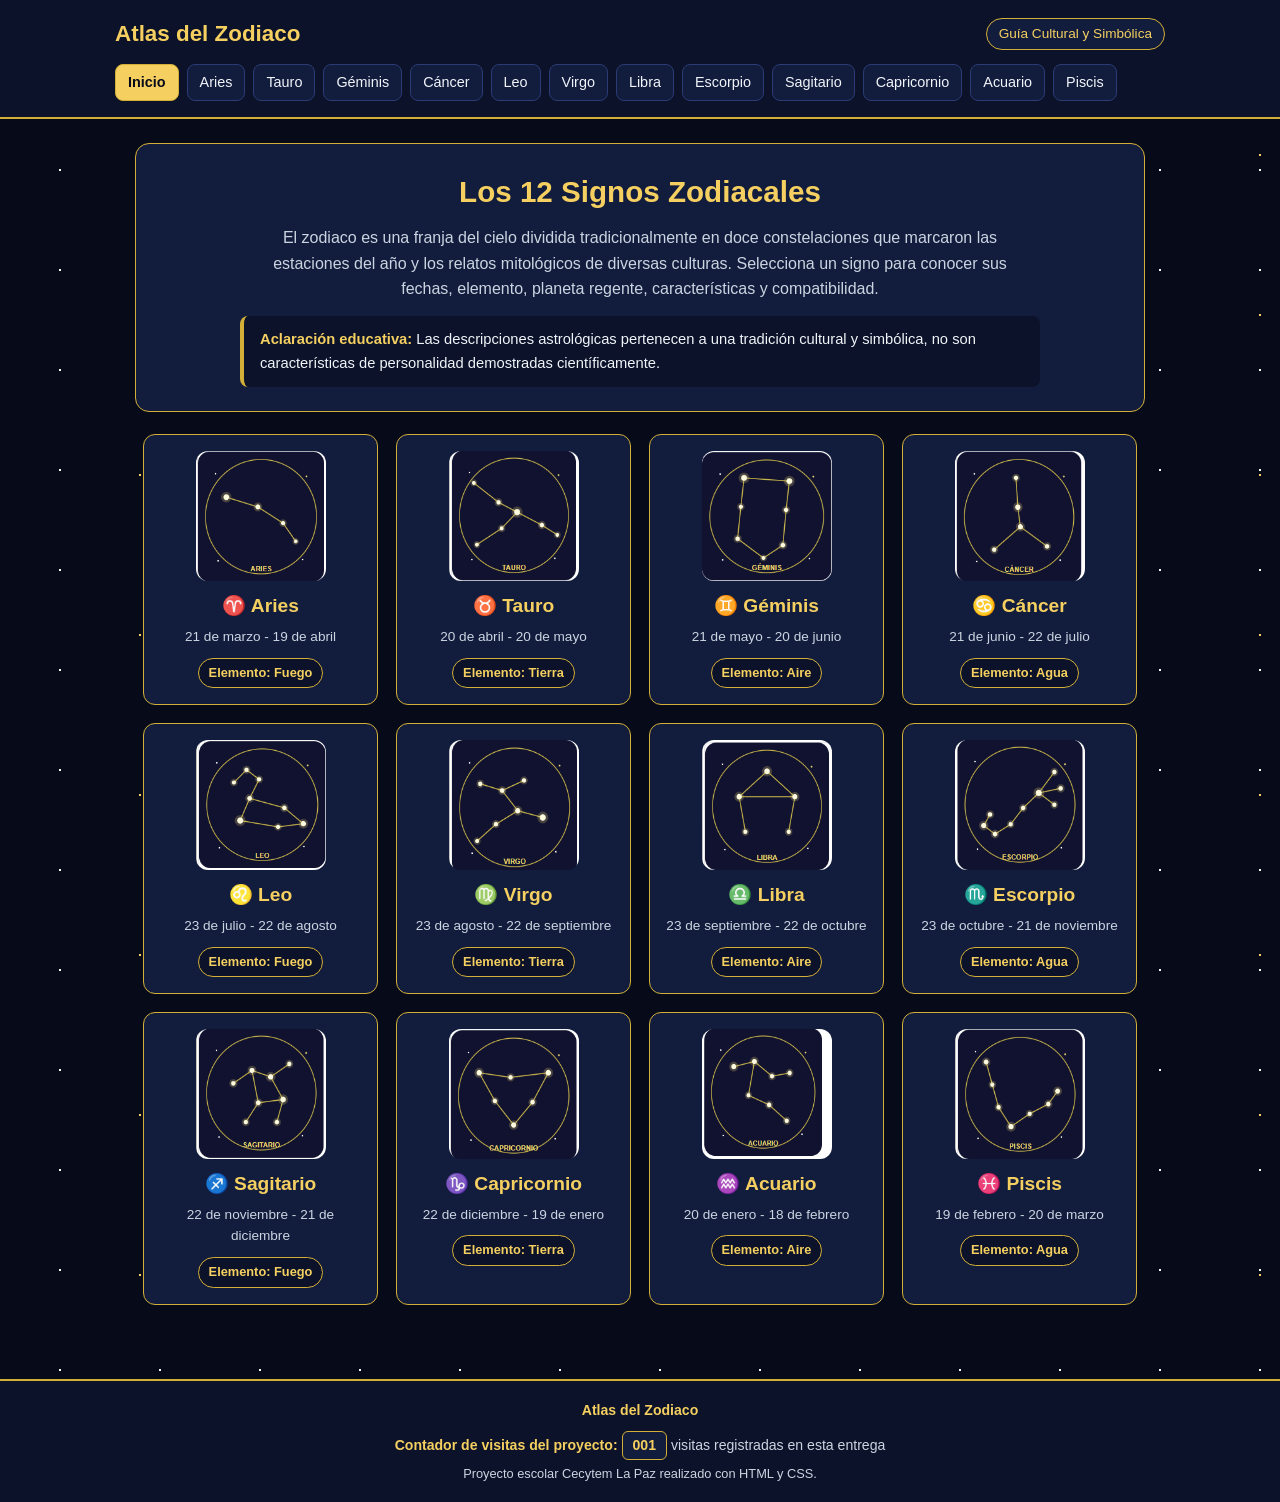
<file: index.html>
<!DOCTYPE html>
<html lang="es">
<head>
  <meta charset="UTF-8">
  <meta name="viewport" content="width=device-width, initial-scale=1.0">
  <title>Atlas del Zodiaco | Los 12 Signos Zodiacales</title>
  <link rel="stylesheet" href="css/estilos.css">
</head>
<body>

  <header>
    <div class="contenedor">
      <div class="barra-superior">
        <a href="index.html" class="titulo-sitio"> Atlas del Zodiaco</a>
        <span class="etiqueta-sitio">Guía Cultural y Simbólica</span>
      </div>
      <nav>
        <ul>
          <li><a href="index.html" class="activo">Inicio</a></li>
          <li><a href="signos/aries.html" class="">Aries</a></li>
          <li><a href="signos/tauro.html" class="">Tauro</a></li>
          <li><a href="signos/geminis.html" class="">Géminis</a></li>
          <li><a href="signos/cancer.html" class="">Cáncer</a></li>
          <li><a href="signos/leo.html" class="">Leo</a></li>
          <li><a href="signos/virgo.html" class="">Virgo</a></li>
          <li><a href="signos/libra.html" class="">Libra</a></li>
          <li><a href="signos/escorpio.html" class="">Escorpio</a></li>
          <li><a href="signos/sagitario.html" class="">Sagitario</a></li>
          <li><a href="signos/capricornio.html" class="">Capricornio</a></li>
          <li><a href="signos/acuario.html" class="">Acuario</a></li>
          <li><a href="signos/piscis.html" class="">Piscis</a></li>
        </ul>
      </nav>
    </div>
  </header>

  <main>
    <section class="portada">
      <h1>Los 12 Signos Zodiacales</h1>
      <p>
        El zodiaco es una franja del cielo dividida tradicionalmente en doce constelaciones
        que marcaron las estaciones del año y los relatos mitológicos de diversas culturas.
        Selecciona un signo para conocer sus fechas, elemento, planeta regente, características y compatibilidad.
      </p>
      <div class="nota-educativa">
        <strong>Aclaración educativa:</strong> Las descripciones astrológicas pertenecen a una tradición cultural y simbólica, no son características de personalidad demostradas científicamente.
      </div>
    </section>

    <section class="catalogo-signos">
      <a href="signos/aries.html" class="tarjeta-signo">
        <img src="img/aries.png" alt="Constelación de Aries">
        <h2>&#9800; Aries</h2>
        <p class="fechas">21 de marzo - 19 de abril</p>
        <span class="badge-elemento">Elemento: Fuego</span>
      </a>
      <a href="signos/tauro.html" class="tarjeta-signo">
        <img src="img/tauro.png" alt="Constelación de Tauro">
        <h2>&#9801; Tauro</h2>
        <p class="fechas">20 de abril - 20 de mayo</p>
        <span class="badge-elemento">Elemento: Tierra</span>
      </a>
      <a href="signos/geminis.html" class="tarjeta-signo">
        <img src="img/geminis.png" alt="Constelación de Géminis">
        <h2>&#9802; Géminis</h2>
        <p class="fechas">21 de mayo - 20 de junio</p>
        <span class="badge-elemento">Elemento: Aire</span>
      </a>
      <a href="signos/cancer.html" class="tarjeta-signo">
        <img src="img/cancer.png" alt="Constelación de Cáncer">
        <h2>&#9803; Cáncer</h2>
        <p class="fechas">21 de junio - 22 de julio</p>
        <span class="badge-elemento">Elemento: Agua</span>
      </a>
      <a href="signos/leo.html" class="tarjeta-signo">
        <img src="img/leo.png" alt="Constelación de Leo">
        <h2>&#9804; Leo</h2>
        <p class="fechas">23 de julio - 22 de agosto</p>
        <span class="badge-elemento">Elemento: Fuego</span>
      </a>
      <a href="signos/virgo.html" class="tarjeta-signo">
        <img src="img/virgo.png" alt="Constelación de Virgo">
        <h2>&#9805; Virgo</h2>
        <p class="fechas">23 de agosto - 22 de septiembre</p>
        <span class="badge-elemento">Elemento: Tierra</span>
      </a>
      <a href="signos/libra.html" class="tarjeta-signo">
        <img src="img/libra.png" alt="Constelación de Libra">
        <h2>&#9806; Libra</h2>
        <p class="fechas">23 de septiembre - 22 de octubre</p>
        <span class="badge-elemento">Elemento: Aire</span>
      </a>
      <a href="signos/escorpio.html" class="tarjeta-signo">
        <img src="img/escorpio.png" alt="Constelación de Escorpio">
        <h2>&#9807; Escorpio</h2>
        <p class="fechas">23 de octubre - 21 de noviembre</p>
        <span class="badge-elemento">Elemento: Agua</span>
      </a>
      <a href="signos/sagitario.html" class="tarjeta-signo">
        <img src="img/sagitario.png" alt="Constelación de Sagitario">
        <h2>&#9808; Sagitario</h2>
        <p class="fechas">22 de noviembre - 21 de diciembre</p>
        <span class="badge-elemento">Elemento: Fuego</span>
      </a>
      <a href="signos/capricornio.html" class="tarjeta-signo">
        <img src="img/capricornio.png" alt="Constelación de Capricornio">
        <h2>&#9809; Capricornio</h2>
        <p class="fechas">22 de diciembre - 19 de enero</p>
        <span class="badge-elemento">Elemento: Tierra</span>
      </a>
      <a href="signos/acuario.html" class="tarjeta-signo">
        <img src="img/acuario.png" alt="Constelación de Acuario">
        <h2>&#9810; Acuario</h2>
        <p class="fechas">20 de enero - 18 de febrero</p>
        <span class="badge-elemento">Elemento: Aire</span>
      </a>
      <a href="signos/piscis.html" class="tarjeta-signo">
        <img src="img/picis.png" alt="Constelación de Piscis">
        <h2>&#9811; Piscis</h2>
        <p class="fechas">19 de febrero - 20 de marzo</p>
        <span class="badge-elemento">Elemento: Agua</span>
      </a>
    </section>

  </main>

  <footer>
    <div>
      <strong>Atlas del Zodiaco</strong> 
    </div>
    <div class="contador">
      <p>
        <strong>Contador de visitas del proyecto:</strong>
        <span class="numero-visitas">001</span> visitas registradas en esta entrega
      </p>
      <p class="aviso-contador">
        Proyecto escolar Cecytem La Paz realizado con HTML y CSS.
      </p>
    </div>
  </footer>

</body>
</html>
</file>
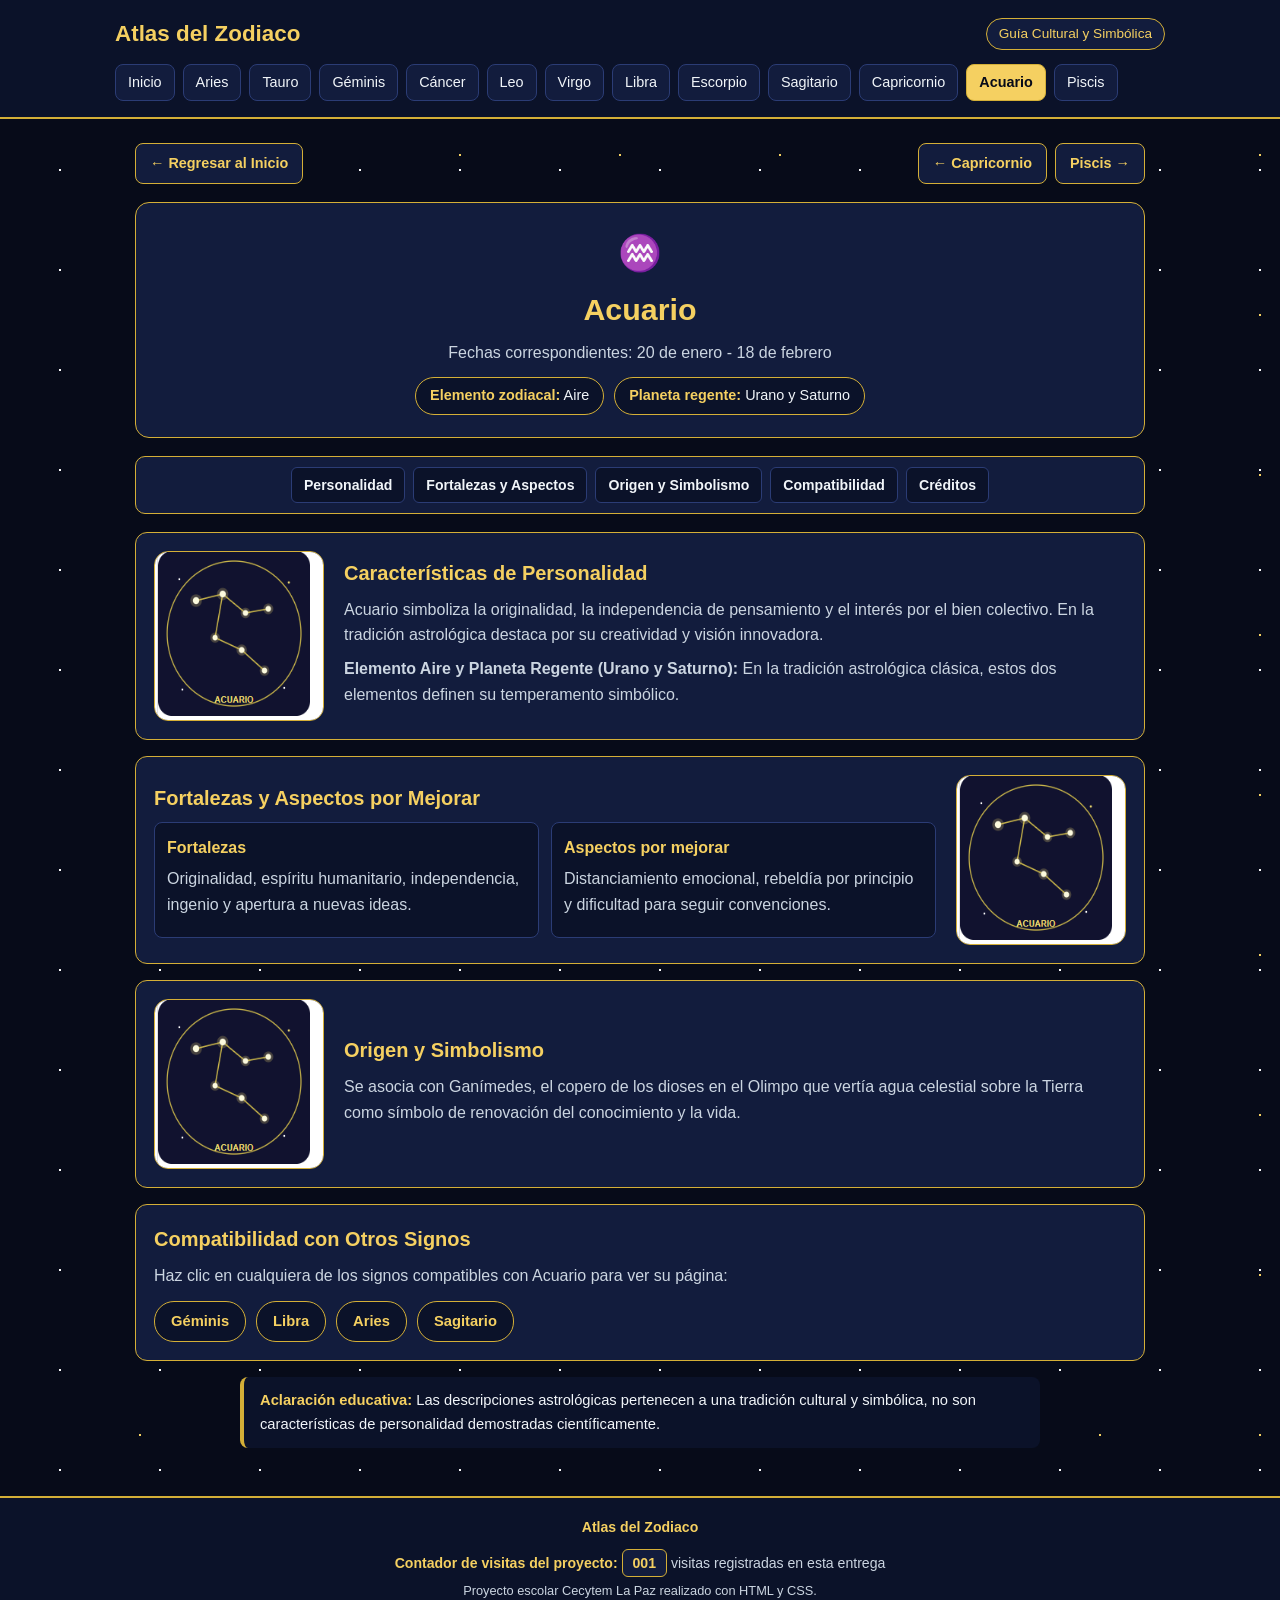
<file: signos/acuario.html>
<!DOCTYPE html>
<html lang="es">
<head>
  <meta charset="UTF-8">
  <meta name="viewport" content="width=device-width, initial-scale=1.0">
  <title>Acuario | Atlas del Zodiaco</title>
  <link rel="stylesheet" href="../css/estilos.css">
</head>
<body>

  <header>
    <div class="contenedor">
      <div class="barra-superior">
        <a href="../index.html" class="titulo-sitio"> Atlas del Zodiaco</a>
        <span class="etiqueta-sitio">Guía Cultural y Simbólica</span>
      </div>
      <nav>
        <ul>
          <li><a href="../index.html" class="">Inicio</a></li>
          <li><a href="aries.html" class="">Aries</a></li>
          <li><a href="tauro.html" class="">Tauro</a></li>
          <li><a href="geminis.html" class="">Géminis</a></li>
          <li><a href="cancer.html" class="">Cáncer</a></li>
          <li><a href="leo.html" class="">Leo</a></li>
          <li><a href="virgo.html" class="">Virgo</a></li>
          <li><a href="libra.html" class="">Libra</a></li>
          <li><a href="escorpio.html" class="">Escorpio</a></li>
          <li><a href="sagitario.html" class="">Sagitario</a></li>
          <li><a href="capricornio.html" class="">Capricornio</a></li>
          <li><a href="acuario.html" class="activo">Acuario</a></li>
          <li><a href="piscis.html" class="">Piscis</a></li>
        </ul>
      </nav>
    </div>
  </header>

  <main>
    <div class="barra-botones">
      <a href="../index.html" class="boton">&#8592; Regresar al Inicio</a>
      <div class="grupo-botones">
        <a href="capricornio.html" class="boton">&#8592; Capricornio</a>
        <a href="piscis.html" class="boton">Piscis &#8594;</a>
      </div>
    </div>

    <section class="ficha-signo">
      <div class="simbolo-grande">&#9810;</div>
      <h1>Acuario</h1>
      <p class="fechas-signo">Fechas correspondientes: 20 de enero - 18 de febrero</p>
      <div class="datos-basicos">
        <span class="dato-etiqueta"><strong>Elemento zodiacal:</strong> Aire</span>
        <span class="dato-etiqueta"><strong>Planeta regente:</strong> Urano y Saturno</span>
      </div>
    </section>

    <nav class="menu-interno">
      <a href="#personalidad">Personalidad</a>
      <a href="#fortalezas">Fortalezas y Aspectos</a>
      <a href="#origen">Origen y Simbolismo</a>
      <a href="#compatibilidad">Compatibilidad</a>
      <a href="#creditos">Créditos</a>
    </nav>

    <section class="bloque" id="personalidad">
      <img src="../img/acuario.png" alt="Constelación de Acuario">
      <div class="bloque-contenido">
        <h2>Características de Personalidad</h2>
        <p>Acuario simboliza la originalidad, la independencia de pensamiento y el interés por el bien colectivo. En la tradición astrológica destaca por su creatividad y visión innovadora.</p>
        <p><strong>Elemento Aire y Planeta Regente (Urano y Saturno):</strong> En la tradición astrológica clásica, estos dos elementos definen su temperamento simbólico.</p>
      </div>
    </section>

    <section class="bloque bloque-inverso" id="fortalezas">
      <img src="../img/acuario.png" alt="Mapa estelar de Acuario">
      <div class="bloque-contenido">
        <h2>Fortalezas y Aspectos por Mejorar</h2>
        <div class="dos-columnas">
          <div class="subcaja">
            <h3>Fortalezas</h3>
            <p>Originalidad, espíritu humanitario, independencia, ingenio y apertura a nuevas ideas.</p>
          </div>
          <div class="subcaja">
            <h3>Aspectos por mejorar</h3>
            <p>Distanciamiento emocional, rebeldía por principio y dificultad para seguir convenciones.</p>
          </div>
        </div>
      </div>
    </section>

    <section class="bloque" id="origen">
      <img src="../img/acuario.png" alt="Simbolismo de Acuario">
      <div class="bloque-contenido">
        <h2>Origen y Simbolismo</h2>
        <p>Se asocia con Ganímedes, el copero de los dioses en el Olimpo que vertía agua celestial sobre la Tierra como símbolo de renovación del conocimiento y la vida.</p>
      </div>
    </section>

    <section class="caja-compatibilidad" id="compatibilidad">
      <h2>Compatibilidad con Otros Signos</h2>
      <p>Haz clic en cualquiera de los signos compatibles con Acuario para ver su página:</p>
      <div class="lista-compatibles">
        <a href="geminis.html" class="link-compatible"> Géminis</a>
        <a href="libra.html" class="link-compatible"> Libra</a>
        <a href="aries.html" class="link-compatible"> Aries</a>
        <a href="sagitario.html" class="link-compatible"> Sagitario</a>
      </div>
    </section>

    <div class="nota-educativa">
      <strong>Aclaración educativa:</strong> Las descripciones astrológicas pertenecen a una tradición cultural y simbólica, no son características de personalidad demostradas científicamente.
    </div>


  </main>

  <footer>
    <div>
      <strong>Atlas del Zodiaco</strong> 
    </div>
    <div class="contador">
      <p>
        <strong>Contador de visitas del proyecto:</strong>
        <span class="numero-visitas">001</span> visitas registradas en esta entrega
      </p>
      <p class="aviso-contador">
        Proyecto escolar Cecytem La Paz realizado con HTML y CSS.
      </p>
    </div>
  </footer>

</body>
</html>
</file>
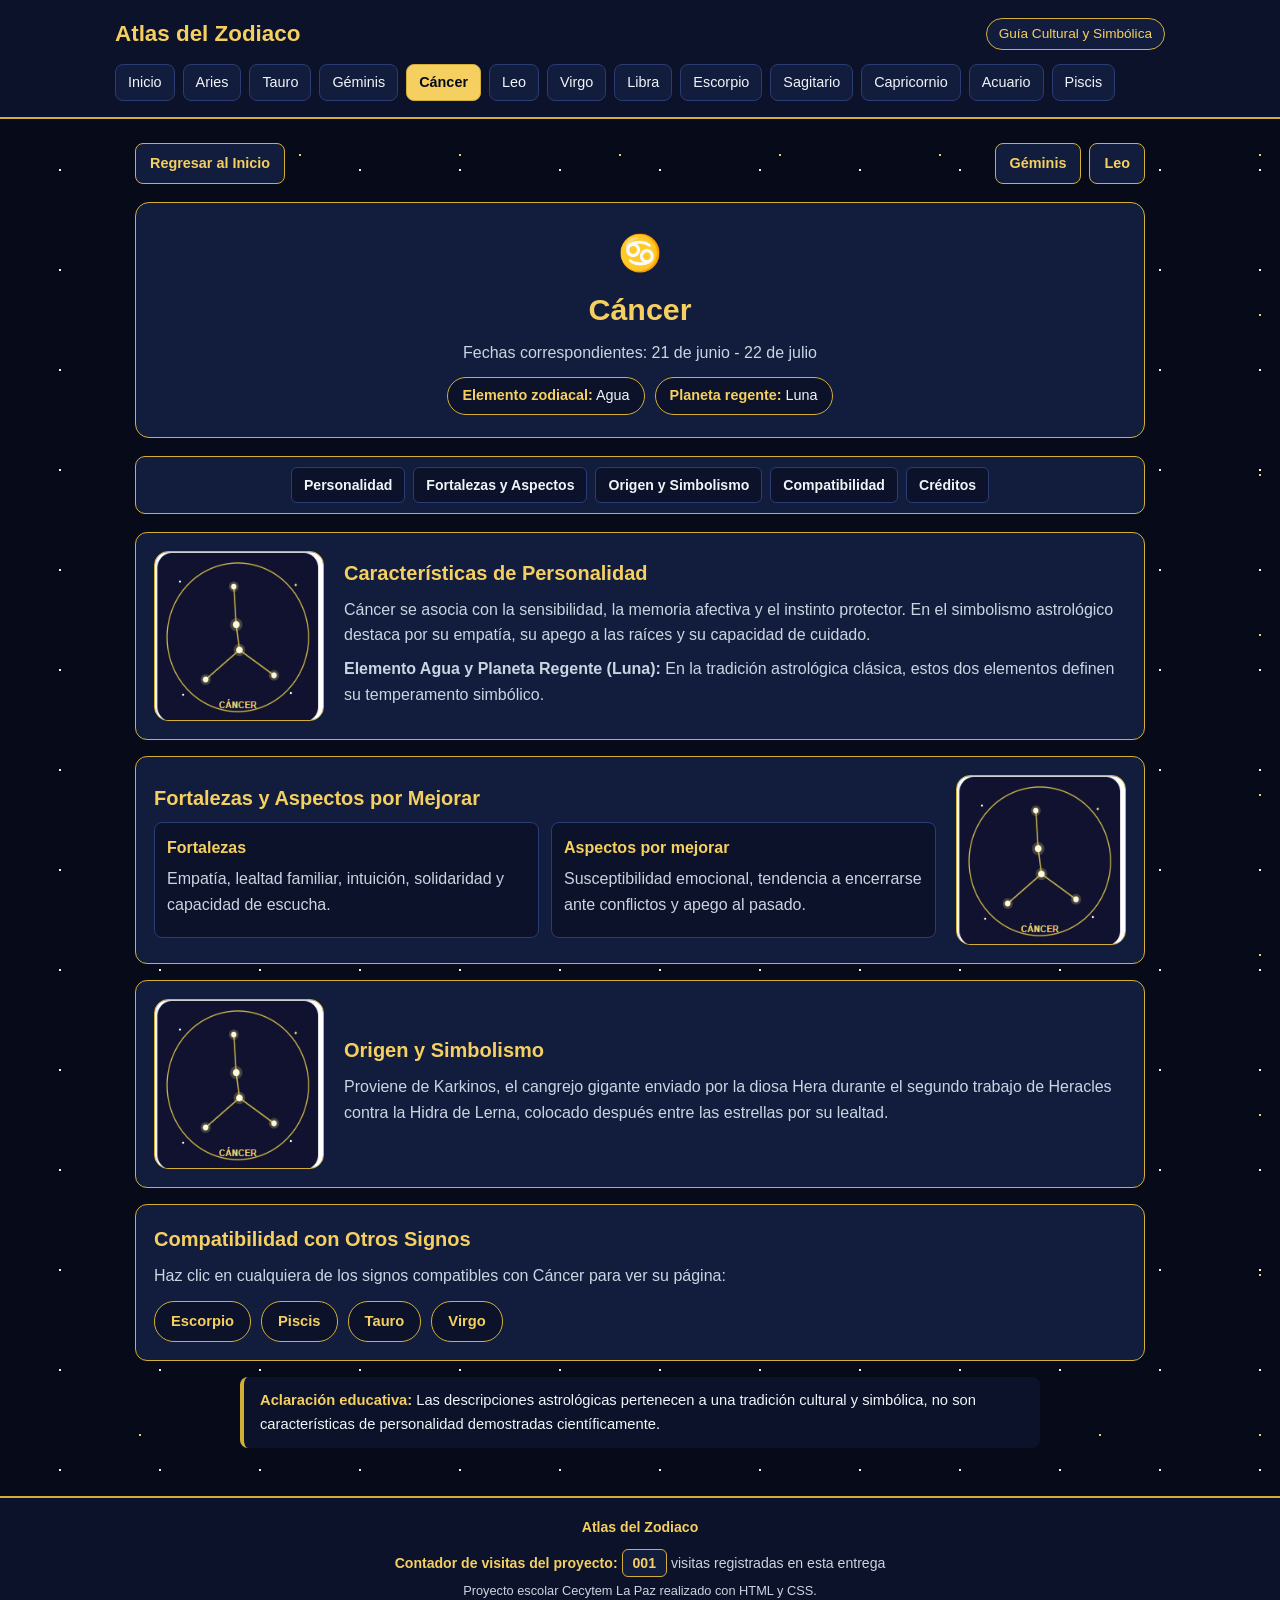
<file: signos/aries.html>
<!DOCTYPE html>
<html lang="es">
<head>
  <meta charset="UTF-8">
  <meta name="viewport" content="width=device-width, initial-scale=1.0">
  <title>Cáncer | Atlas del Zodiaco</title>
  <link rel="stylesheet" href="../css/estilos.css">
</head>
<body>

  <header>
    <div class="contenedor">
      <div class="barra-superior">
        <a href="../index.html" class="titulo-sitio"> Atlas del Zodiaco</a>
        <span class="etiqueta-sitio">Guía Cultural y Simbólica</span>
      </div>
      <nav>
        <ul>
          <li><a href="../index.html" class="">Inicio</a></li>
          <li><a href="aries.html" class="">Aries</a></li>
          <li><a href="tauro.html" class="">Tauro</a></li>
          <li><a href="geminis.html" class="">Géminis</a></li>
          <li><a href="cancer.html" class="activo">Cáncer</a></li>
          <li><a href="leo.html" class="">Leo</a></li>
          <li><a href="virgo.html" class="">Virgo</a></li>
          <li><a href="libra.html" class="">Libra</a></li>
          <li><a href="escorpio.html" class="">Escorpio</a></li>
          <li><a href="sagitario.html" class="">Sagitario</a></li>
          <li><a href="capricornio.html" class="">Capricornio</a></li>
          <li><a href="acuario.html" class="">Acuario</a></li>
          <li><a href="piscis.html" class="">Piscis</a></li>
        </ul>
      </nav>
    </div>
  </header>

  <main>
    <div class="barra-botones">
      <a href="../index.html" class="boton"> Regresar al Inicio</a>
      <div class="grupo-botones">
        <a href="geminis.html" class="boton"> Géminis</a>
        <a href="leo.html" class="boton">Leo </a>
      </div>
    </div>

    <section class="ficha-signo">
      <div class="simbolo-grande">&#9803;</div>
      <h1>Cáncer</h1>
      <p class="fechas-signo">Fechas correspondientes: 21 de junio - 22 de julio</p>
      <div class="datos-basicos">
        <span class="dato-etiqueta"><strong>Elemento zodiacal:</strong> Agua</span>
        <span class="dato-etiqueta"><strong>Planeta regente:</strong> Luna</span>
      </div>
    </section>

    <nav class="menu-interno">
      <a href="#personalidad">Personalidad</a>
      <a href="#fortalezas">Fortalezas y Aspectos</a>
      <a href="#origen">Origen y Simbolismo</a>
      <a href="#compatibilidad">Compatibilidad</a>
      <a href="#creditos">Créditos</a>
    </nav>

    <section class="bloque" id="personalidad">
      <img src="../img/cancer.png" alt="Constelación de Cáncer">
      <div class="bloque-contenido">
        <h2>Características de Personalidad</h2>
        <p>Cáncer se asocia con la sensibilidad, la memoria afectiva y el instinto protector. En el simbolismo astrológico destaca por su empatía, su apego a las raíces y su capacidad de cuidado.</p>
        <p><strong>Elemento Agua y Planeta Regente (Luna):</strong> En la tradición astrológica clásica, estos dos elementos definen su temperamento simbólico.</p>
      </div>
    </section>

    <section class="bloque bloque-inverso" id="fortalezas">
      <img src="../img/cancer.png" alt="Mapa estelar de Cáncer">
      <div class="bloque-contenido">
        <h2>Fortalezas y Aspectos por Mejorar</h2>
        <div class="dos-columnas">
          <div class="subcaja">
            <h3>Fortalezas</h3>
            <p>Empatía, lealtad familiar, intuición, solidaridad y capacidad de escucha.</p>
          </div>
          <div class="subcaja">
            <h3>Aspectos por mejorar</h3>
            <p>Susceptibilidad emocional, tendencia a encerrarse ante conflictos y apego al pasado.</p>
          </div>
        </div>
      </div>
    </section>

    <section class="bloque" id="origen">
      <img src="../img/cancer.png" alt="Simbolismo de Cáncer">
      <div class="bloque-contenido">
        <h2>Origen y Simbolismo</h2>
        <p>Proviene de Karkinos, el cangrejo gigante enviado por la diosa Hera durante el segundo trabajo de Heracles contra la Hidra de Lerna, colocado después entre las estrellas por su lealtad.</p>
      </div>
    </section>

    <section class="caja-compatibilidad" id="compatibilidad">
      <h2>Compatibilidad con Otros Signos</h2>
      <p>Haz clic en cualquiera de los signos compatibles con Cáncer para ver su página:</p>
      <div class="lista-compatibles">
        <a href="escorpio.html" class="link-compatible"> Escorpio</a>
        <a href="piscis.html" class="link-compatible"> Piscis</a>
        <a href="tauro.html" class="link-compatible"> Tauro</a>
        <a href="virgo.html" class="link-compatible"> Virgo</a>
      </div>
    </section>

    <div class="nota-educativa">
      <strong>Aclaración educativa:</strong> Las descripciones astrológicas pertenecen a una tradición cultural y simbólica, no son características de personalidad demostradas científicamente.
    </div>


  </main>

  <footer>
    <div>
      <strong>Atlas del Zodiaco</strong> 
    </div>
    <div class="contador">
      <p>
        <strong>Contador de visitas del proyecto:</strong>
        <span class="numero-visitas">001</span> visitas registradas en esta entrega
      </p>
      <p class="aviso-contador">
        Proyecto escolar Cecytem La Paz realizado con HTML y CSS.
      </p>
    </div>
  </footer>

</body>
</html>
</file>
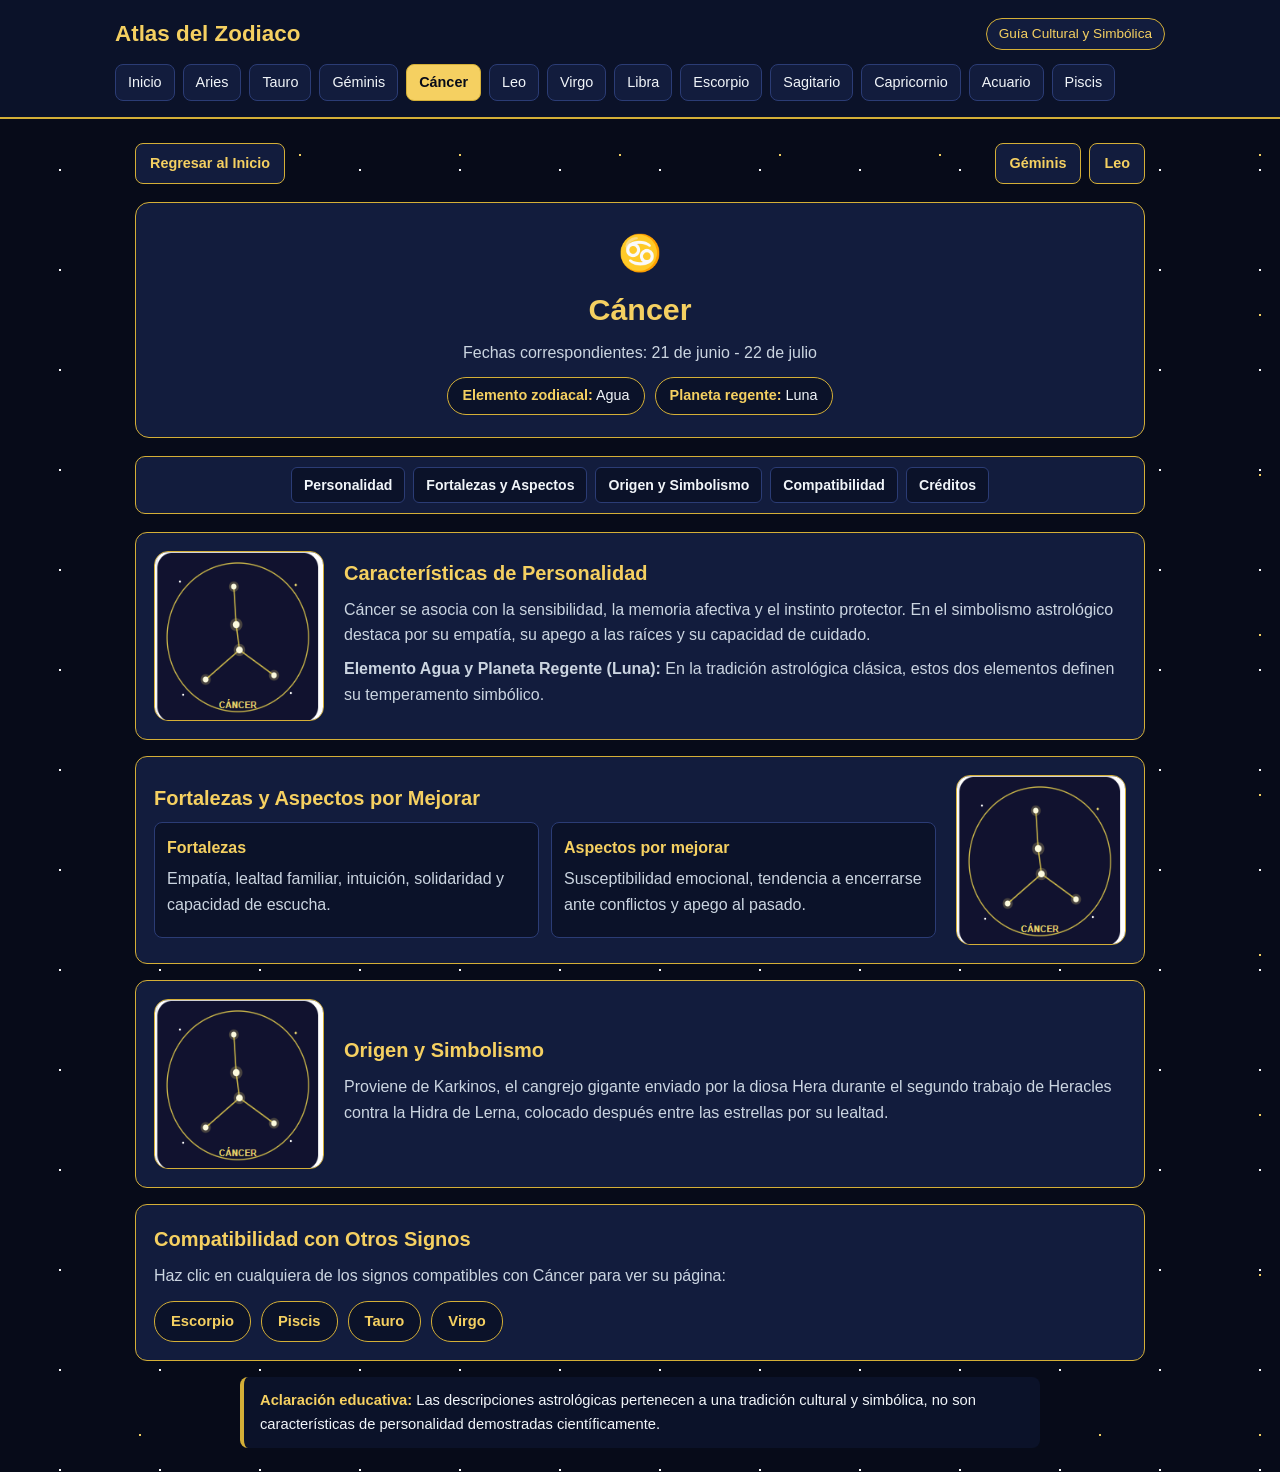
<file: signos/cancer.html>
<!DOCTYPE html>
<html lang="es">
<head>
  <meta charset="UTF-8">
  <meta name="viewport" content="width=device-width, initial-scale=1.0">
  <title>Cáncer | Atlas del Zodiaco</title>
  <link rel="stylesheet" href="../css/estilos.css">
</head>
<body>

  <header>
    <div class="contenedor">
      <div class="barra-superior">
        <a href="../index.html" class="titulo-sitio"> Atlas del Zodiaco</a>
        <span class="etiqueta-sitio">Guía Cultural y Simbólica</span>
      </div>
      <nav>
        <ul>
          <li><a href="../index.html" class="">Inicio</a></li>
          <li><a href="aries.html" class="">Aries</a></li>
          <li><a href="tauro.html" class="">Tauro</a></li>
          <li><a href="geminis.html" class="">Géminis</a></li>
          <li><a href="cancer.html" class="activo">Cáncer</a></li>
          <li><a href="leo.html" class="">Leo</a></li>
          <li><a href="virgo.html" class="">Virgo</a></li>
          <li><a href="libra.html" class="">Libra</a></li>
          <li><a href="escorpio.html" class="">Escorpio</a></li>
          <li><a href="sagitario.html" class="">Sagitario</a></li>
          <li><a href="capricornio.html" class="">Capricornio</a></li>
          <li><a href="acuario.html" class="">Acuario</a></li>
          <li><a href="piscis.html" class="">Piscis</a></li>
        </ul>
      </nav>
    </div>
  </header>

  <main>
    <div class="barra-botones">
      <a href="../index.html" class="boton"> Regresar al Inicio</a>
      <div class="grupo-botones">
        <a href="geminis.html" class="boton"> Géminis</a>
        <a href="leo.html" class="boton">Leo </a>
      </div>
    </div>

    <section class="ficha-signo">
      <div class="simbolo-grande">&#9803;</div>
      <h1>Cáncer</h1>
      <p class="fechas-signo">Fechas correspondientes: 21 de junio - 22 de julio</p>
      <div class="datos-basicos">
        <span class="dato-etiqueta"><strong>Elemento zodiacal:</strong> Agua</span>
        <span class="dato-etiqueta"><strong>Planeta regente:</strong> Luna</span>
      </div>
    </section>

    <nav class="menu-interno">
      <a href="#personalidad">Personalidad</a>
      <a href="#fortalezas">Fortalezas y Aspectos</a>
      <a href="#origen">Origen y Simbolismo</a>
      <a href="#compatibilidad">Compatibilidad</a>
      <a href="#creditos">Créditos</a>
    </nav>

    <section class="bloque" id="personalidad">
      <img src="../img/cancer.png" alt="Constelación de Cáncer">
      <div class="bloque-contenido">
        <h2>Características de Personalidad</h2>
        <p>Cáncer se asocia con la sensibilidad, la memoria afectiva y el instinto protector. En el simbolismo astrológico destaca por su empatía, su apego a las raíces y su capacidad de cuidado.</p>
        <p><strong>Elemento Agua y Planeta Regente (Luna):</strong> En la tradición astrológica clásica, estos dos elementos definen su temperamento simbólico.</p>
      </div>
    </section>

    <section class="bloque bloque-inverso" id="fortalezas">
      <img src="../img/cancer.png" alt="Mapa estelar de Cáncer">
      <div class="bloque-contenido">
        <h2>Fortalezas y Aspectos por Mejorar</h2>
        <div class="dos-columnas">
          <div class="subcaja">
            <h3>Fortalezas</h3>
            <p>Empatía, lealtad familiar, intuición, solidaridad y capacidad de escucha.</p>
          </div>
          <div class="subcaja">
            <h3>Aspectos por mejorar</h3>
            <p>Susceptibilidad emocional, tendencia a encerrarse ante conflictos y apego al pasado.</p>
          </div>
        </div>
      </div>
    </section>

    <section class="bloque" id="origen">
      <img src="../img/cancer.png" alt="Simbolismo de Cáncer">
      <div class="bloque-contenido">
        <h2>Origen y Simbolismo</h2>
        <p>Proviene de Karkinos, el cangrejo gigante enviado por la diosa Hera durante el segundo trabajo de Heracles contra la Hidra de Lerna, colocado después entre las estrellas por su lealtad.</p>
      </div>
    </section>

    <section class="caja-compatibilidad" id="compatibilidad">
      <h2>Compatibilidad con Otros Signos</h2>
      <p>Haz clic en cualquiera de los signos compatibles con Cáncer para ver su página:</p>
      <div class="lista-compatibles">
        <a href="escorpio.html" class="link-compatible"> Escorpio</a>
        <a href="piscis.html" class="link-compatible"> Piscis</a>
        <a href="tauro.html" class="link-compatible"> Tauro</a>
        <a href="virgo.html" class="link-compatible"> Virgo</a>
      </div>
    </section>

    <div class="nota-educativa">
      <strong>Aclaración educativa:</strong> Las descripciones astrológicas pertenecen a una tradición cultural y simbólica, no son características de personalidad demostradas científicamente.
    </div>


  </main>



</body>
</html>
</file>
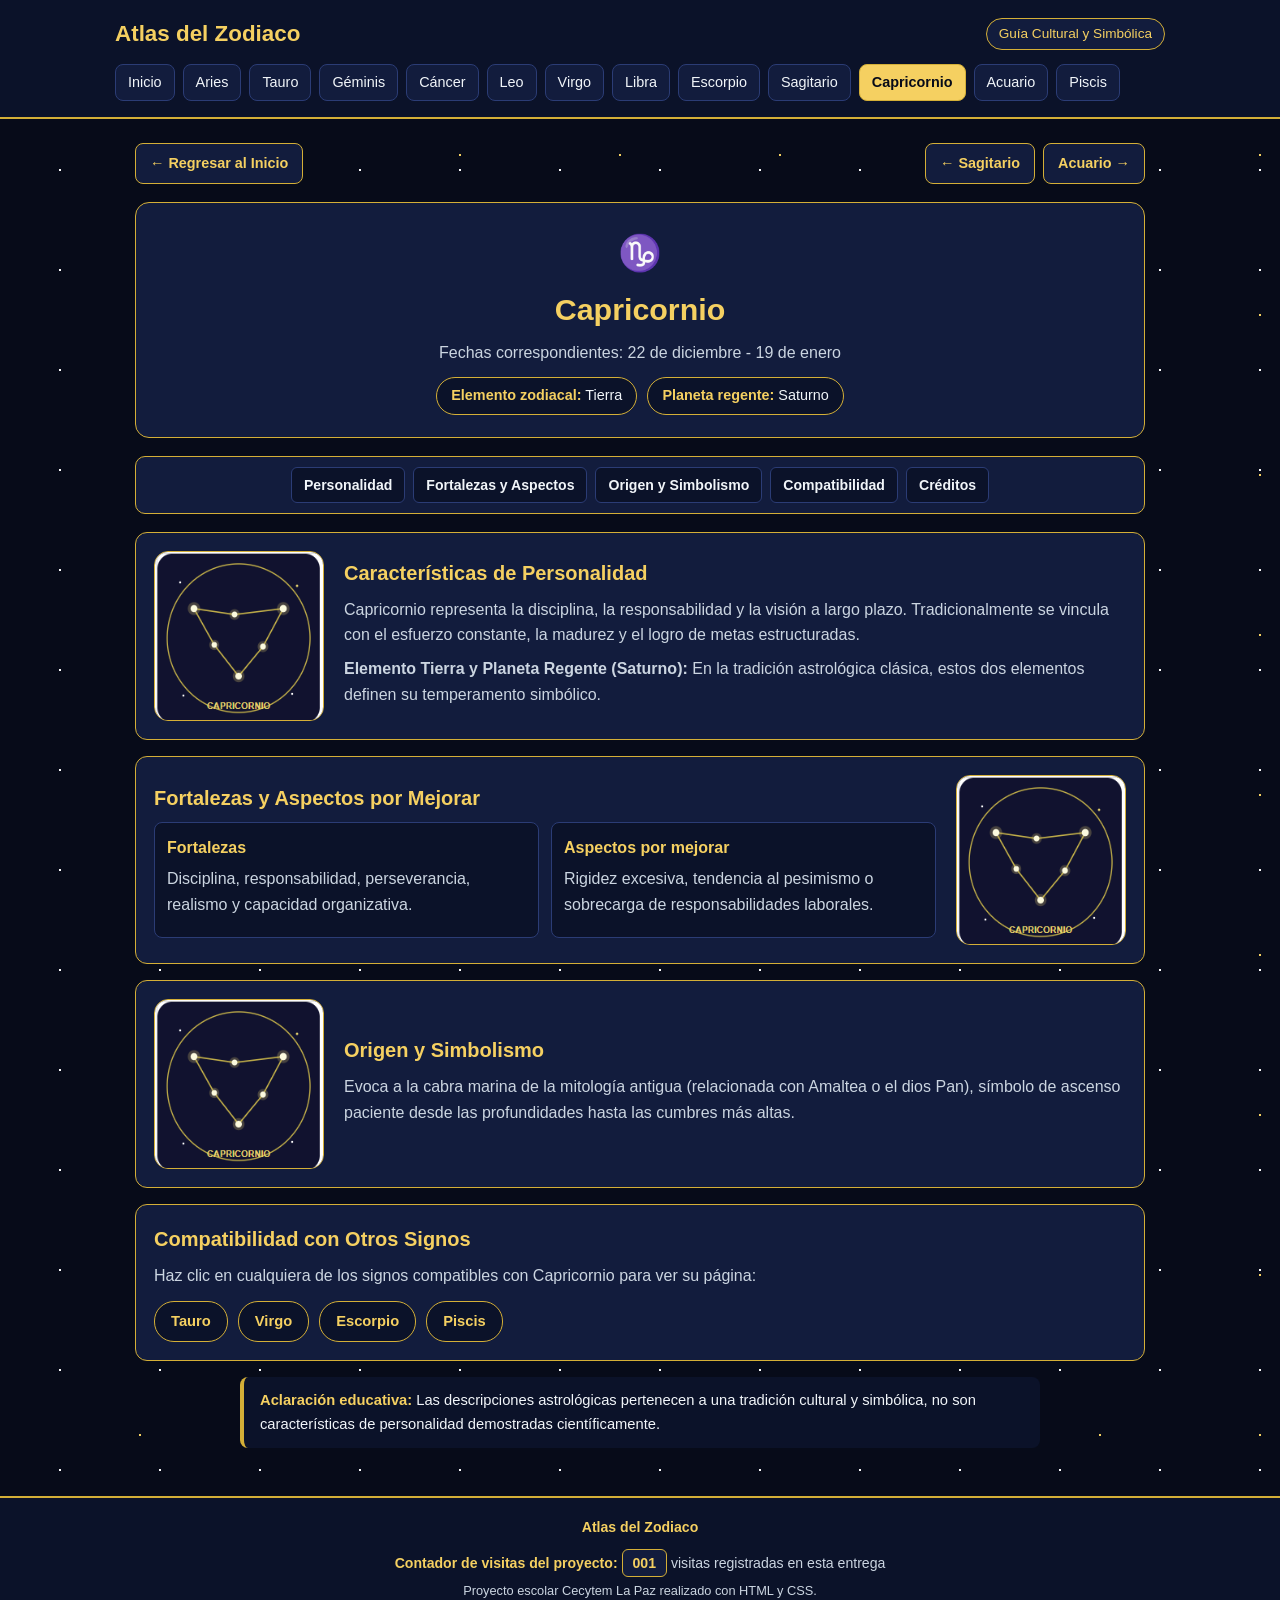
<file: signos/capricornio.html>
<!DOCTYPE html>
<html lang="es">
<head>
  <meta charset="UTF-8">
  <meta name="viewport" content="width=device-width, initial-scale=1.0">
  <title>Capricornio | Atlas del Zodiaco</title>
  <link rel="stylesheet" href="../css/estilos.css">
</head>
<body>

  <header>
    <div class="contenedor">
      <div class="barra-superior">
        <a href="../index.html" class="titulo-sitio"> Atlas del Zodiaco</a>
        <span class="etiqueta-sitio">Guía Cultural y Simbólica</span>
      </div>
      <nav>
        <ul>
          <li><a href="../index.html" class="">Inicio</a></li>
          <li><a href="aries.html" class="">Aries</a></li>
          <li><a href="tauro.html" class="">Tauro</a></li>
          <li><a href="geminis.html" class="">Géminis</a></li>
          <li><a href="cancer.html" class="">Cáncer</a></li>
          <li><a href="leo.html" class="">Leo</a></li>
          <li><a href="virgo.html" class="">Virgo</a></li>
          <li><a href="libra.html" class="">Libra</a></li>
          <li><a href="escorpio.html" class="">Escorpio</a></li>
          <li><a href="sagitario.html" class="">Sagitario</a></li>
          <li><a href="capricornio.html" class="activo">Capricornio</a></li>
          <li><a href="acuario.html" class="">Acuario</a></li>
          <li><a href="piscis.html" class="">Piscis</a></li>
        </ul>
      </nav>
    </div>
  </header>

  <main>
    <div class="barra-botones">
      <a href="../index.html" class="boton">&#8592; Regresar al Inicio</a>
      <div class="grupo-botones">
        <a href="sagitario.html" class="boton">&#8592; Sagitario</a>
        <a href="acuario.html" class="boton">Acuario &#8594;</a>
      </div>
    </div>

    <section class="ficha-signo">
      <div class="simbolo-grande">&#9809;</div>
      <h1>Capricornio</h1>
      <p class="fechas-signo">Fechas correspondientes: 22 de diciembre - 19 de enero</p>
      <div class="datos-basicos">
        <span class="dato-etiqueta"><strong>Elemento zodiacal:</strong> Tierra</span>
        <span class="dato-etiqueta"><strong>Planeta regente:</strong> Saturno</span>
      </div>
    </section>

    <nav class="menu-interno">
      <a href="#personalidad">Personalidad</a>
      <a href="#fortalezas">Fortalezas y Aspectos</a>
      <a href="#origen">Origen y Simbolismo</a>
      <a href="#compatibilidad">Compatibilidad</a>
      <a href="#creditos">Créditos</a>
    </nav>

    <section class="bloque" id="personalidad">
      <img src="../img/capricornio.png" alt="Constelación de Capricornio">
      <div class="bloque-contenido">
        <h2>Características de Personalidad</h2>
        <p>Capricornio representa la disciplina, la responsabilidad y la visión a largo plazo. Tradicionalmente se vincula con el esfuerzo constante, la madurez y el logro de metas estructuradas.</p>
        <p><strong>Elemento Tierra y Planeta Regente (Saturno):</strong> En la tradición astrológica clásica, estos dos elementos definen su temperamento simbólico.</p>
      </div>
    </section>

    <section class="bloque bloque-inverso" id="fortalezas">
      <img src="../img/capricornio.png" alt="Mapa estelar de Capricornio">
      <div class="bloque-contenido">
        <h2>Fortalezas y Aspectos por Mejorar</h2>
        <div class="dos-columnas">
          <div class="subcaja">
            <h3>Fortalezas</h3>
            <p>Disciplina, responsabilidad, perseverancia, realismo y capacidad organizativa.</p>
          </div>
          <div class="subcaja">
            <h3>Aspectos por mejorar</h3>
            <p>Rigidez excesiva, tendencia al pesimismo o sobrecarga de responsabilidades laborales.</p>
          </div>
        </div>
      </div>
    </section>

    <section class="bloque" id="origen">
      <img src="../img/capricornio.png" alt="Simbolismo de Capricornio">
      <div class="bloque-contenido">
        <h2>Origen y Simbolismo</h2>
        <p>Evoca a la cabra marina de la mitología antigua (relacionada con Amaltea o el dios Pan), símbolo de ascenso paciente desde las profundidades hasta las cumbres más altas.</p>
      </div>
    </section>

    <section class="caja-compatibilidad" id="compatibilidad">
      <h2>Compatibilidad con Otros Signos</h2>
      <p>Haz clic en cualquiera de los signos compatibles con Capricornio para ver su página:</p>
      <div class="lista-compatibles">
        <a href="tauro.html" class="link-compatible"> Tauro</a>
        <a href="virgo.html" class="link-compatible"> Virgo</a>
        <a href="escorpio.html" class="link-compatible"> Escorpio</a>
        <a href="piscis.html" class="link-compatible"> Piscis</a>
      </div>
    </section>

    <div class="nota-educativa">
      <strong>Aclaración educativa:</strong> Las descripciones astrológicas pertenecen a una tradición cultural y simbólica, no son características de personalidad demostradas científicamente.
    </div>

  </main>

  <footer>
    <div>
      <strong>Atlas del Zodiaco</strong> 
    </div>
    <div class="contador">
      <p>
        <strong>Contador de visitas del proyecto:</strong>
        <span class="numero-visitas">001</span> visitas registradas en esta entrega
      </p>
      <p class="aviso-contador">
        Proyecto escolar Cecytem La Paz realizado con HTML y CSS.
      </p>
    </div>
  </footer>

</body>
</html>
</file>
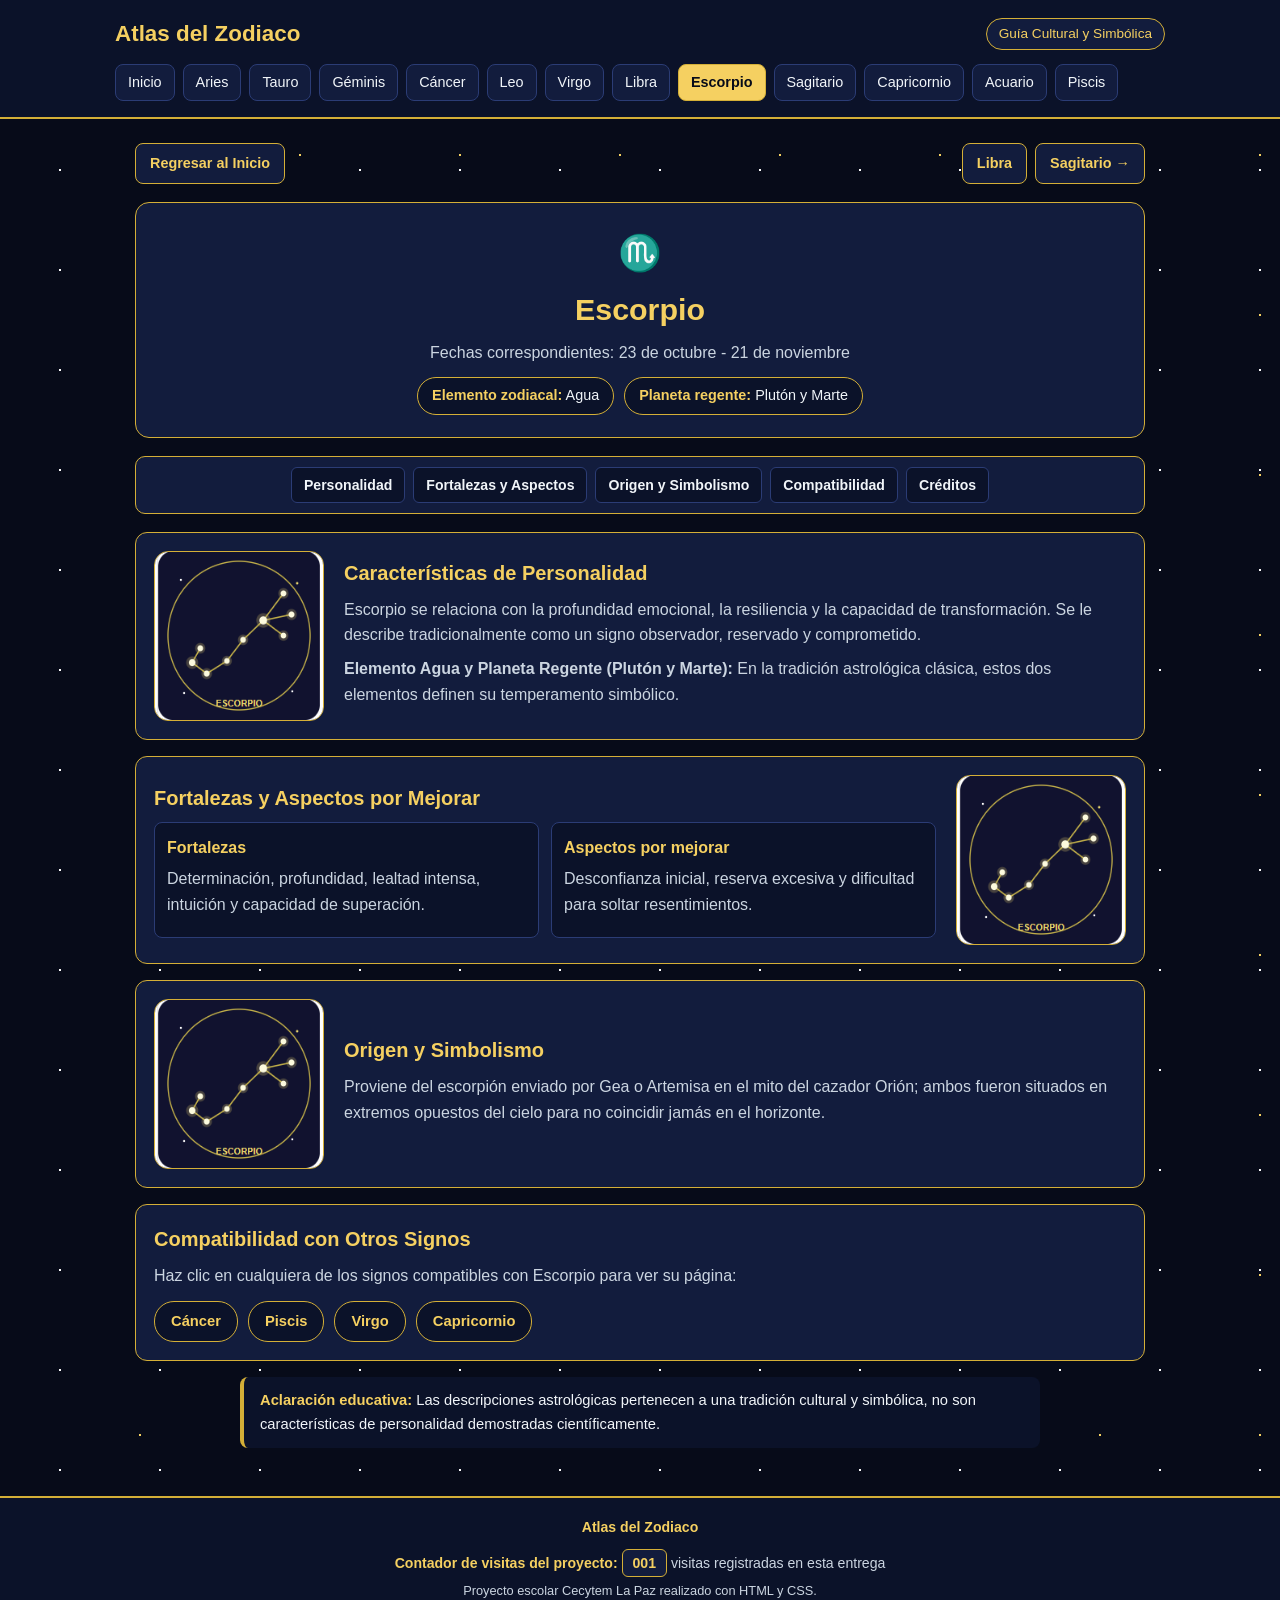
<file: signos/escorpio.html>
<!DOCTYPE html>
<html lang="es">
<head>
  <meta charset="UTF-8">
  <meta name="viewport" content="width=device-width, initial-scale=1.0">
  <title>Escorpio | Atlas del Zodiaco</title>
  <link rel="stylesheet" href="../css/estilos.css">
</head>
<body>

  <header>
    <div class="contenedor">
      <div class="barra-superior">
        <a href="../index.html" class="titulo-sitio"> Atlas del Zodiaco</a>
        <span class="etiqueta-sitio">Guía Cultural y Simbólica</span>
      </div>
      <nav>
        <ul>
          <li><a href="../index.html" class="">Inicio</a></li>
          <li><a href="aries.html" class="">Aries</a></li>
          <li><a href="tauro.html" class="">Tauro</a></li>
          <li><a href="geminis.html" class="">Géminis</a></li>
          <li><a href="cancer.html" class="">Cáncer</a></li>
          <li><a href="leo.html" class="">Leo</a></li>
          <li><a href="virgo.html" class="">Virgo</a></li>
          <li><a href="libra.html" class="">Libra</a></li>
          <li><a href="escorpio.html" class="activo">Escorpio</a></li>
          <li><a href="sagitario.html" class="">Sagitario</a></li>
          <li><a href="capricornio.html" class="">Capricornio</a></li>
          <li><a href="acuario.html" class="">Acuario</a></li>
          <li><a href="piscis.html" class="">Piscis</a></li>
        </ul>
      </nav>
    </div>
  </header>

  <main>
    <div class="barra-botones">
      <a href="../index.html" class="boton"> Regresar al Inicio</a>
      <div class="grupo-botones">
        <a href="libra.html" class="boton"> Libra</a>
        <a href="sagitario.html" class="boton">Sagitario &#8594;</a>
      </div>
    </div>

    <section class="ficha-signo">
      <div class="simbolo-grande">&#9807;</div>
      <h1>Escorpio</h1>
      <p class="fechas-signo">Fechas correspondientes: 23 de octubre - 21 de noviembre</p>
      <div class="datos-basicos">
        <span class="dato-etiqueta"><strong>Elemento zodiacal:</strong> Agua</span>
        <span class="dato-etiqueta"><strong>Planeta regente:</strong> Plutón y Marte</span>
      </div>
    </section>

    <nav class="menu-interno">
      <a href="#personalidad">Personalidad</a>
      <a href="#fortalezas">Fortalezas y Aspectos</a>
      <a href="#origen">Origen y Simbolismo</a>
      <a href="#compatibilidad">Compatibilidad</a>
      <a href="#creditos">Créditos</a>
    </nav>

    <section class="bloque" id="personalidad">
      <img src="../img/escorpio.png" alt="Constelación de Escorpio">
      <div class="bloque-contenido">
        <h2>Características de Personalidad</h2>
        <p>Escorpio se relaciona con la profundidad emocional, la resiliencia y la capacidad de transformación. Se le describe tradicionalmente como un signo observador, reservado y comprometido.</p>
        <p><strong>Elemento Agua y Planeta Regente (Plutón y Marte):</strong> En la tradición astrológica clásica, estos dos elementos definen su temperamento simbólico.</p>
      </div>
    </section>

    <section class="bloque bloque-inverso" id="fortalezas">
      <img src="../img/escorpio.png" alt="Mapa estelar de Escorpio">
      <div class="bloque-contenido">
        <h2>Fortalezas y Aspectos por Mejorar</h2>
        <div class="dos-columnas">
          <div class="subcaja">
            <h3>Fortalezas</h3>
            <p>Determinación, profundidad, lealtad intensa, intuición y capacidad de superación.</p>
          </div>
          <div class="subcaja">
            <h3>Aspectos por mejorar</h3>
            <p>Desconfianza inicial, reserva excesiva y dificultad para soltar resentimientos.</p>
          </div>
        </div>
      </div>
    </section>

    <section class="bloque" id="origen">
      <img src="../img/escorpio.png" alt="Simbolismo de Escorpio">
      <div class="bloque-contenido">
        <h2>Origen y Simbolismo</h2>
        <p>Proviene del escorpión enviado por Gea o Artemisa en el mito del cazador Orión; ambos fueron situados en extremos opuestos del cielo para no coincidir jamás en el horizonte.</p>
      </div>
    </section>

    <section class="caja-compatibilidad" id="compatibilidad">
      <h2>Compatibilidad con Otros Signos</h2>
      <p>Haz clic en cualquiera de los signos compatibles con Escorpio para ver su página:</p>
      <div class="lista-compatibles">
        <a href="cancer.html" class="link-compatible"> Cáncer</a>
        <a href="piscis.html" class="link-compatible"> Piscis</a>
        <a href="virgo.html" class="link-compatible"> Virgo</a>
        <a href="capricornio.html" class="link-compatible"> Capricornio</a>
      </div>
    </section>

    <div class="nota-educativa">
      <strong>Aclaración educativa:</strong> Las descripciones astrológicas pertenecen a una tradición cultural y simbólica, no son características de personalidad demostradas científicamente.
    </div>


  </main>

  <footer>
    <div>
      <strong>Atlas del Zodiaco</strong> 
    </div>
    <div class="contador">
      <p>
        <strong>Contador de visitas del proyecto:</strong>
        <span class="numero-visitas">001</span> visitas registradas en esta entrega
      </p>
      <p class="aviso-contador">
        Proyecto escolar Cecytem La Paz realizado con HTML y CSS.
      </p>
    </div>
  </footer>

</body>
</html>
</file>
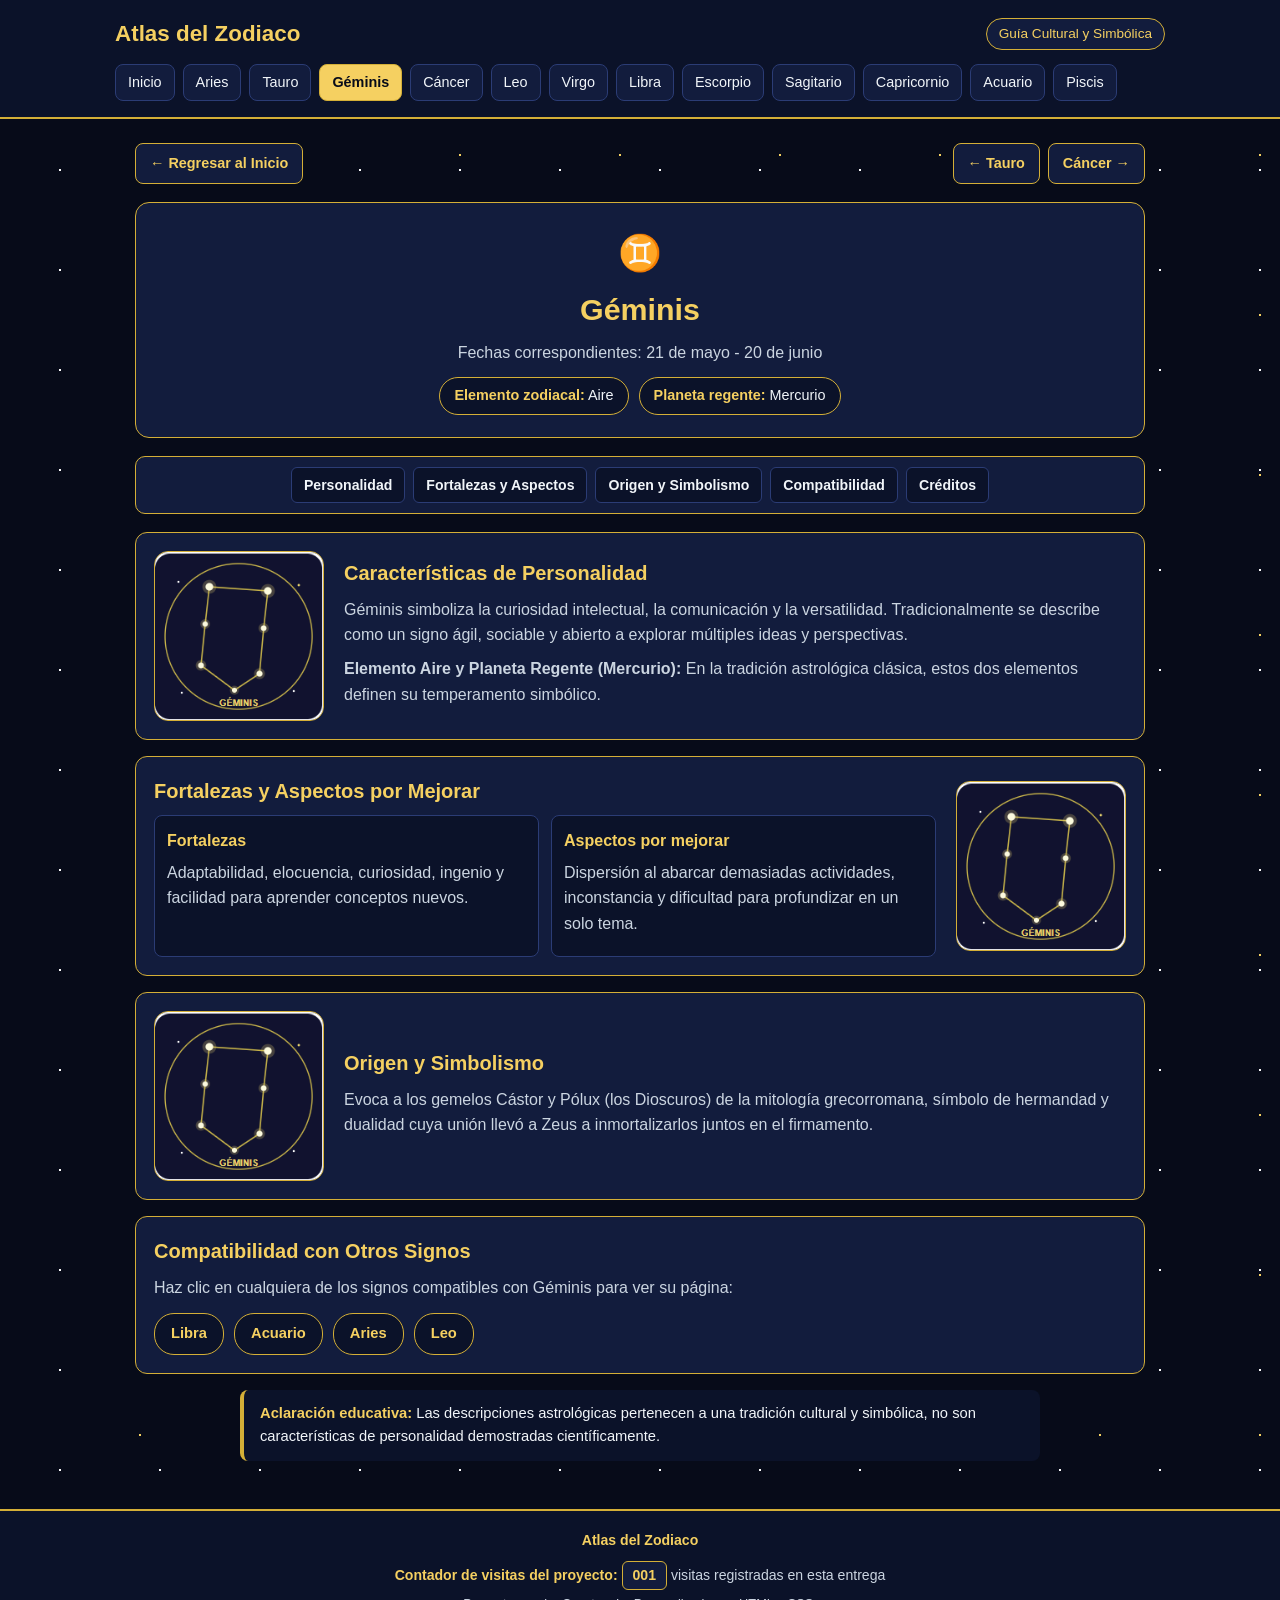
<file: signos/geminis.html>
<!DOCTYPE html>
<html lang="es">
<head>
  <meta charset="UTF-8">
  <meta name="viewport" content="width=device-width, initial-scale=1.0">
  <title>Géminis | Atlas del Zodiaco</title>
  <link rel="stylesheet" href="../css/estilos.css">
</head>
<body>

  <header>
    <div class="contenedor">
      <div class="barra-superior">
        <a href="../index.html" class="titulo-sitio"> Atlas del Zodiaco</a>
        <span class="etiqueta-sitio">Guía Cultural y Simbólica</span>
      </div>
      <nav>
        <ul>
          <li><a href="../index.html" class="">Inicio</a></li>
          <li><a href="aries.html" class="">Aries</a></li>
          <li><a href="tauro.html" class="">Tauro</a></li>
          <li><a href="geminis.html" class="activo">Géminis</a></li>
          <li><a href="cancer.html" class="">Cáncer</a></li>
          <li><a href="leo.html" class="">Leo</a></li>
          <li><a href="virgo.html" class="">Virgo</a></li>
          <li><a href="libra.html" class="">Libra</a></li>
          <li><a href="escorpio.html" class="">Escorpio</a></li>
          <li><a href="sagitario.html" class="">Sagitario</a></li>
          <li><a href="capricornio.html" class="">Capricornio</a></li>
          <li><a href="acuario.html" class="">Acuario</a></li>
          <li><a href="piscis.html" class="">Piscis</a></li>
        </ul>
      </nav>
    </div>
  </header>

  <main>
    <div class="barra-botones">
      <a href="../index.html" class="boton">&#8592; Regresar al Inicio</a>
      <div class="grupo-botones">
        <a href="tauro.html" class="boton">&#8592; Tauro</a>
        <a href="cancer.html" class="boton">Cáncer &#8594;</a>
      </div>
    </div>

    <section class="ficha-signo">
      <div class="simbolo-grande">&#9802;</div>
      <h1>Géminis</h1>
      <p class="fechas-signo">Fechas correspondientes: 21 de mayo - 20 de junio</p>
      <div class="datos-basicos">
        <span class="dato-etiqueta"><strong>Elemento zodiacal:</strong> Aire</span>
        <span class="dato-etiqueta"><strong>Planeta regente:</strong> Mercurio</span>
      </div>
    </section>

    <nav class="menu-interno">
      <a href="#personalidad">Personalidad</a>
      <a href="#fortalezas">Fortalezas y Aspectos</a>
      <a href="#origen">Origen y Simbolismo</a>
      <a href="#compatibilidad">Compatibilidad</a>
      <a href="#creditos">Créditos</a>
    </nav>

    <section class="bloque" id="personalidad">
      <img src="../img/geminis.png" alt="Constelación de Géminis">
      <div class="bloque-contenido">
        <h2>Características de Personalidad</h2>
        <p>Géminis simboliza la curiosidad intelectual, la comunicación y la versatilidad. Tradicionalmente se describe como un signo ágil, sociable y abierto a explorar múltiples ideas y perspectivas.</p>
        <p><strong>Elemento Aire y Planeta Regente (Mercurio):</strong> En la tradición astrológica clásica, estos dos elementos definen su temperamento simbólico.</p>
      </div>
    </section>

    <section class="bloque bloque-inverso" id="fortalezas">
      <img src="../img/geminis.png" alt="Mapa estelar de Géminis">
      <div class="bloque-contenido">
        <h2>Fortalezas y Aspectos por Mejorar</h2>
        <div class="dos-columnas">
          <div class="subcaja">
            <h3>Fortalezas</h3>
            <p>Adaptabilidad, elocuencia, curiosidad, ingenio y facilidad para aprender conceptos nuevos.</p>
          </div>
          <div class="subcaja">
            <h3>Aspectos por mejorar</h3>
            <p>Dispersión al abarcar demasiadas actividades, inconstancia y dificultad para profundizar en un solo tema.</p>
          </div>
        </div>
      </div>
    </section>

    <section class="bloque" id="origen">
      <img src="../img/geminis.png" alt="Simbolismo de Géminis">
      <div class="bloque-contenido">
        <h2>Origen y Simbolismo</h2>
        <p>Evoca a los gemelos Cástor y Pólux (los Dioscuros) de la mitología grecorromana, símbolo de hermandad y dualidad cuya unión llevó a Zeus a inmortalizarlos juntos en el firmamento.</p>
      </div>
    </section>

    <section class="caja-compatibilidad" id="compatibilidad">
      <h2>Compatibilidad con Otros Signos</h2>
      <p>Haz clic en cualquiera de los signos compatibles con Géminis para ver su página:</p>
      <div class="lista-compatibles">
        <a href="libra.html" class="link-compatible"> Libra</a>
        <a href="acuario.html" class="link-compatible"> Acuario</a>
        <a href="aries.html" class="link-compatible"> Aries</a>
        <a href="leo.html" class="link-compatible"> Leo</a>
      </div>
    </section>

    <div class="nota-educativa">
      <strong>Aclaración educativa:</strong> Las descripciones astrológicas pertenecen a una tradición cultural y simbólica, no son características de personalidad demostradas científicamente.
    </div>


  </main>

  <footer>
    <div>
      <strong>Atlas del Zodiaco</strong> 
    </div>
    <div class="contador">
      <p>
        <strong>Contador de visitas del proyecto:</strong>
        <span class="numero-visitas">001</span> visitas registradas en esta entrega
      </p>
      <p class="aviso-contador">
        Proyecto escolar Cecytem La Paz realizado con HTML y CSS.
      </p>
    </div>
  </footer>

</body>
</html>
</file>
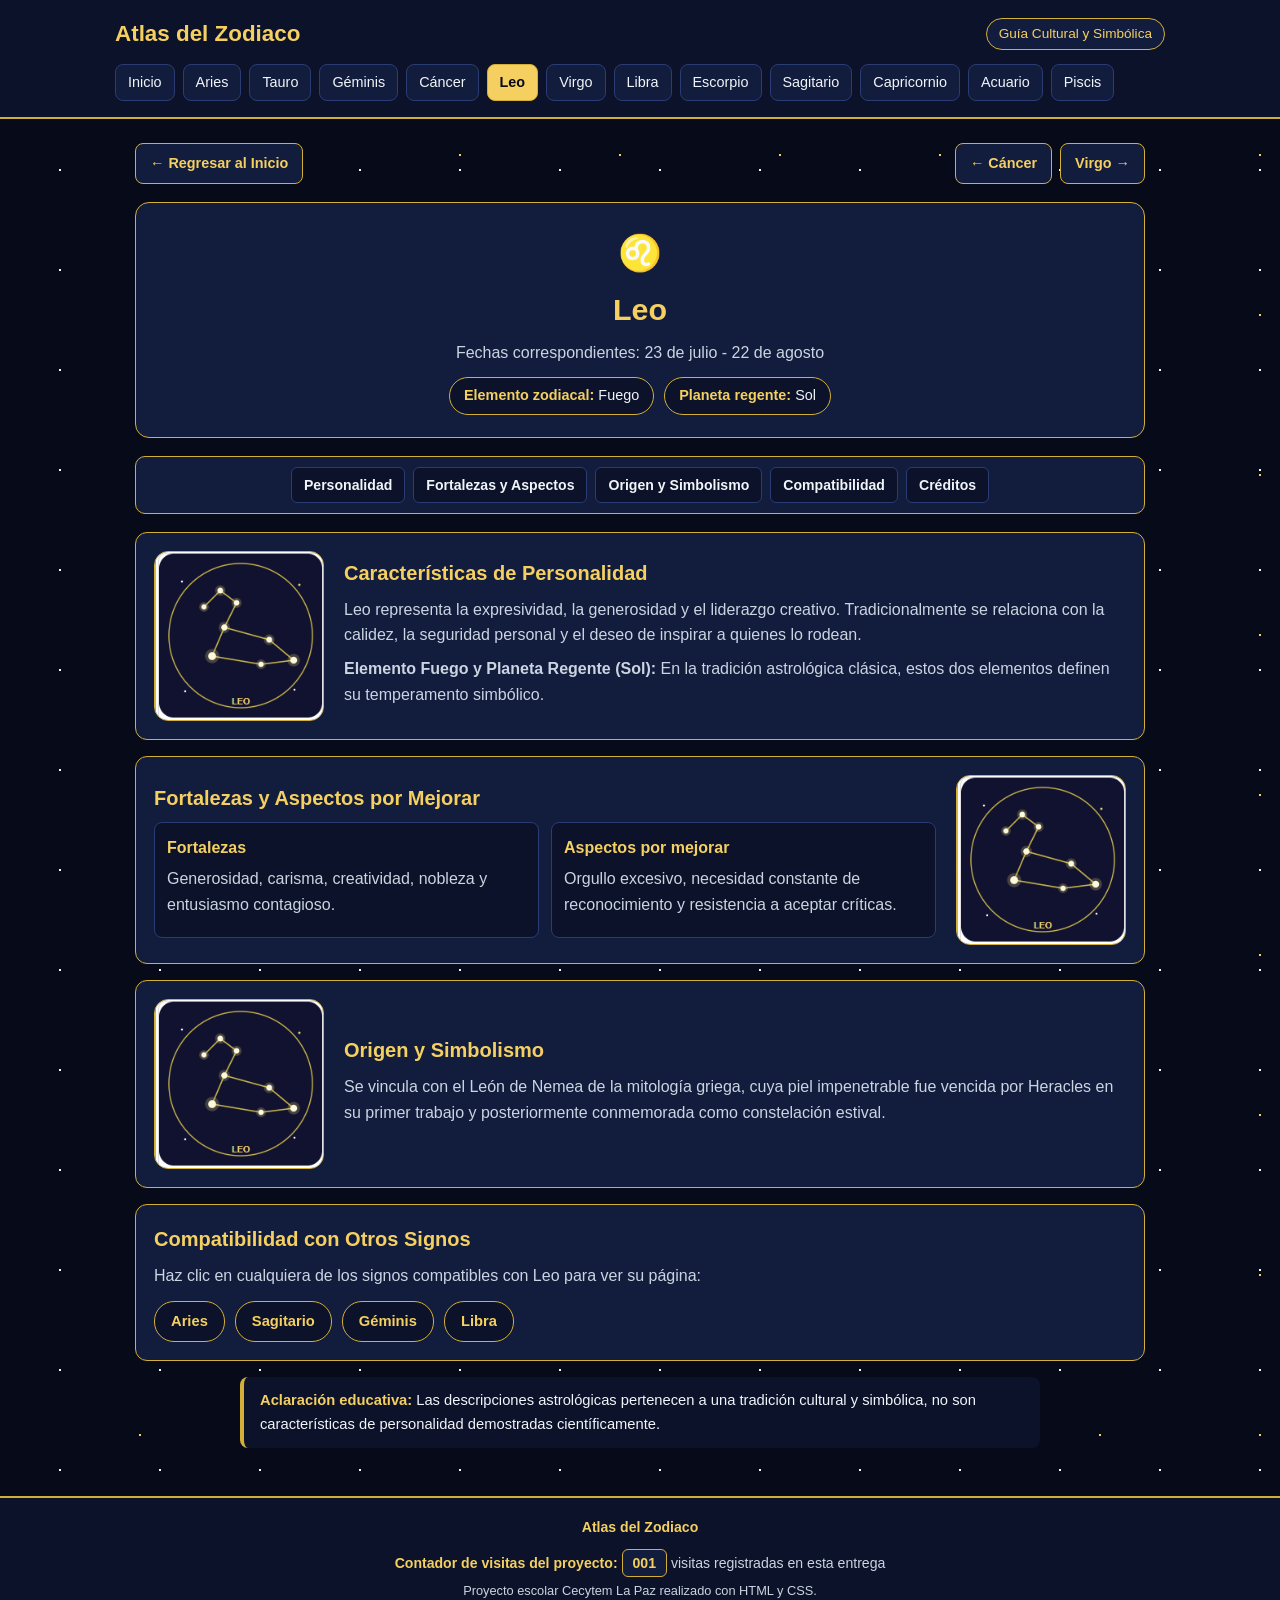
<file: signos/leo.html>
<!DOCTYPE html>
<html lang="es">
<head>
  <meta charset="UTF-8">
  <meta name="viewport" content="width=device-width, initial-scale=1.0">
  <title>Leo | Atlas del Zodiaco</title>
  <link rel="stylesheet" href="../css/estilos.css">
</head>
<body>

  <header>
    <div class="contenedor">
      <div class="barra-superior">
        <a href="../index.html" class="titulo-sitio"> Atlas del Zodiaco</a>
        <span class="etiqueta-sitio">Guía Cultural y Simbólica</span>
      </div>
      <nav>
        <ul>
          <li><a href="../index.html" class="">Inicio</a></li>
          <li><a href="aries.html" class="">Aries</a></li>
          <li><a href="tauro.html" class="">Tauro</a></li>
          <li><a href="geminis.html" class="">Géminis</a></li>
          <li><a href="cancer.html" class="">Cáncer</a></li>
          <li><a href="leo.html" class="activo">Leo</a></li>
          <li><a href="virgo.html" class="">Virgo</a></li>
          <li><a href="libra.html" class="">Libra</a></li>
          <li><a href="escorpio.html" class="">Escorpio</a></li>
          <li><a href="sagitario.html" class="">Sagitario</a></li>
          <li><a href="capricornio.html" class="">Capricornio</a></li>
          <li><a href="acuario.html" class="">Acuario</a></li>
          <li><a href="piscis.html" class="">Piscis</a></li>
        </ul>
      </nav>
    </div>
  </header>

  <main>
    <div class="barra-botones">
      <a href="../index.html" class="boton">&#8592; Regresar al Inicio</a>
      <div class="grupo-botones">
        <a href="cancer.html" class="boton">&#8592; Cáncer</a>
        <a href="virgo.html" class="boton">Virgo &#8594;</a>
      </div>
    </div>

    <section class="ficha-signo">
      <div class="simbolo-grande">&#9804;</div>
      <h1>Leo</h1>
      <p class="fechas-signo">Fechas correspondientes: 23 de julio - 22 de agosto</p>
      <div class="datos-basicos">
        <span class="dato-etiqueta"><strong>Elemento zodiacal:</strong> Fuego</span>
        <span class="dato-etiqueta"><strong>Planeta regente:</strong> Sol</span>
      </div>
    </section>

    <nav class="menu-interno">
      <a href="#personalidad">Personalidad</a>
      <a href="#fortalezas">Fortalezas y Aspectos</a>
      <a href="#origen">Origen y Simbolismo</a>
      <a href="#compatibilidad">Compatibilidad</a>
      <a href="#creditos">Créditos</a>
    </nav>

    <section class="bloque" id="personalidad">
      <img src="../img/leo.png" alt="Constelación de Leo">
      <div class="bloque-contenido">
        <h2>Características de Personalidad</h2>
        <p>Leo representa la expresividad, la generosidad y el liderazgo creativo. Tradicionalmente se relaciona con la calidez, la seguridad personal y el deseo de inspirar a quienes lo rodean.</p>
        <p><strong>Elemento Fuego y Planeta Regente (Sol):</strong> En la tradición astrológica clásica, estos dos elementos definen su temperamento simbólico.</p>
      </div>
    </section>

    <section class="bloque bloque-inverso" id="fortalezas">
      <img src="../img/leo.png" alt="Mapa estelar de Leo">
      <div class="bloque-contenido">
        <h2>Fortalezas y Aspectos por Mejorar</h2>
        <div class="dos-columnas">
          <div class="subcaja">
            <h3>Fortalezas</h3>
            <p>Generosidad, carisma, creatividad, nobleza y entusiasmo contagioso.</p>
          </div>
          <div class="subcaja">
            <h3>Aspectos por mejorar</h3>
            <p>Orgullo excesivo, necesidad constante de reconocimiento y resistencia a aceptar críticas.</p>
          </div>
        </div>
      </div>
    </section>

    <section class="bloque" id="origen">
      <img src="../img/leo.png" alt="Simbolismo de Leo">
      <div class="bloque-contenido">
        <h2>Origen y Simbolismo</h2>
        <p>Se vincula con el León de Nemea de la mitología griega, cuya piel impenetrable fue vencida por Heracles en su primer trabajo y posteriormente conmemorada como constelación estival.</p>
      </div>
    </section>

    <section class="caja-compatibilidad" id="compatibilidad">
      <h2>Compatibilidad con Otros Signos</h2>
      <p>Haz clic en cualquiera de los signos compatibles con Leo para ver su página:</p>
      <div class="lista-compatibles">
        <a href="aries.html" class="link-compatible"> Aries</a>
        <a href="sagitario.html" class="link-compatible"> Sagitario</a>
        <a href="geminis.html" class="link-compatible"> Géminis</a>
        <a href="libra.html" class="link-compatible"> Libra</a>
      </div>
    </section>

    <div class="nota-educativa">
      <strong>Aclaración educativa:</strong> Las descripciones astrológicas pertenecen a una tradición cultural y simbólica, no son características de personalidad demostradas científicamente.
    </div>


  </main>

  <footer>
    <div>
      <strong>Atlas del Zodiaco</strong> 
    </div>
    <div class="contador">
      <p>
        <strong>Contador de visitas del proyecto:</strong>
        <span class="numero-visitas">001</span> visitas registradas en esta entrega
      </p>
      <p class="aviso-contador">
        Proyecto escolar Cecytem La Paz realizado con HTML y CSS.
      </p>
    </div>
  </footer>

</body>
</html>
</file>
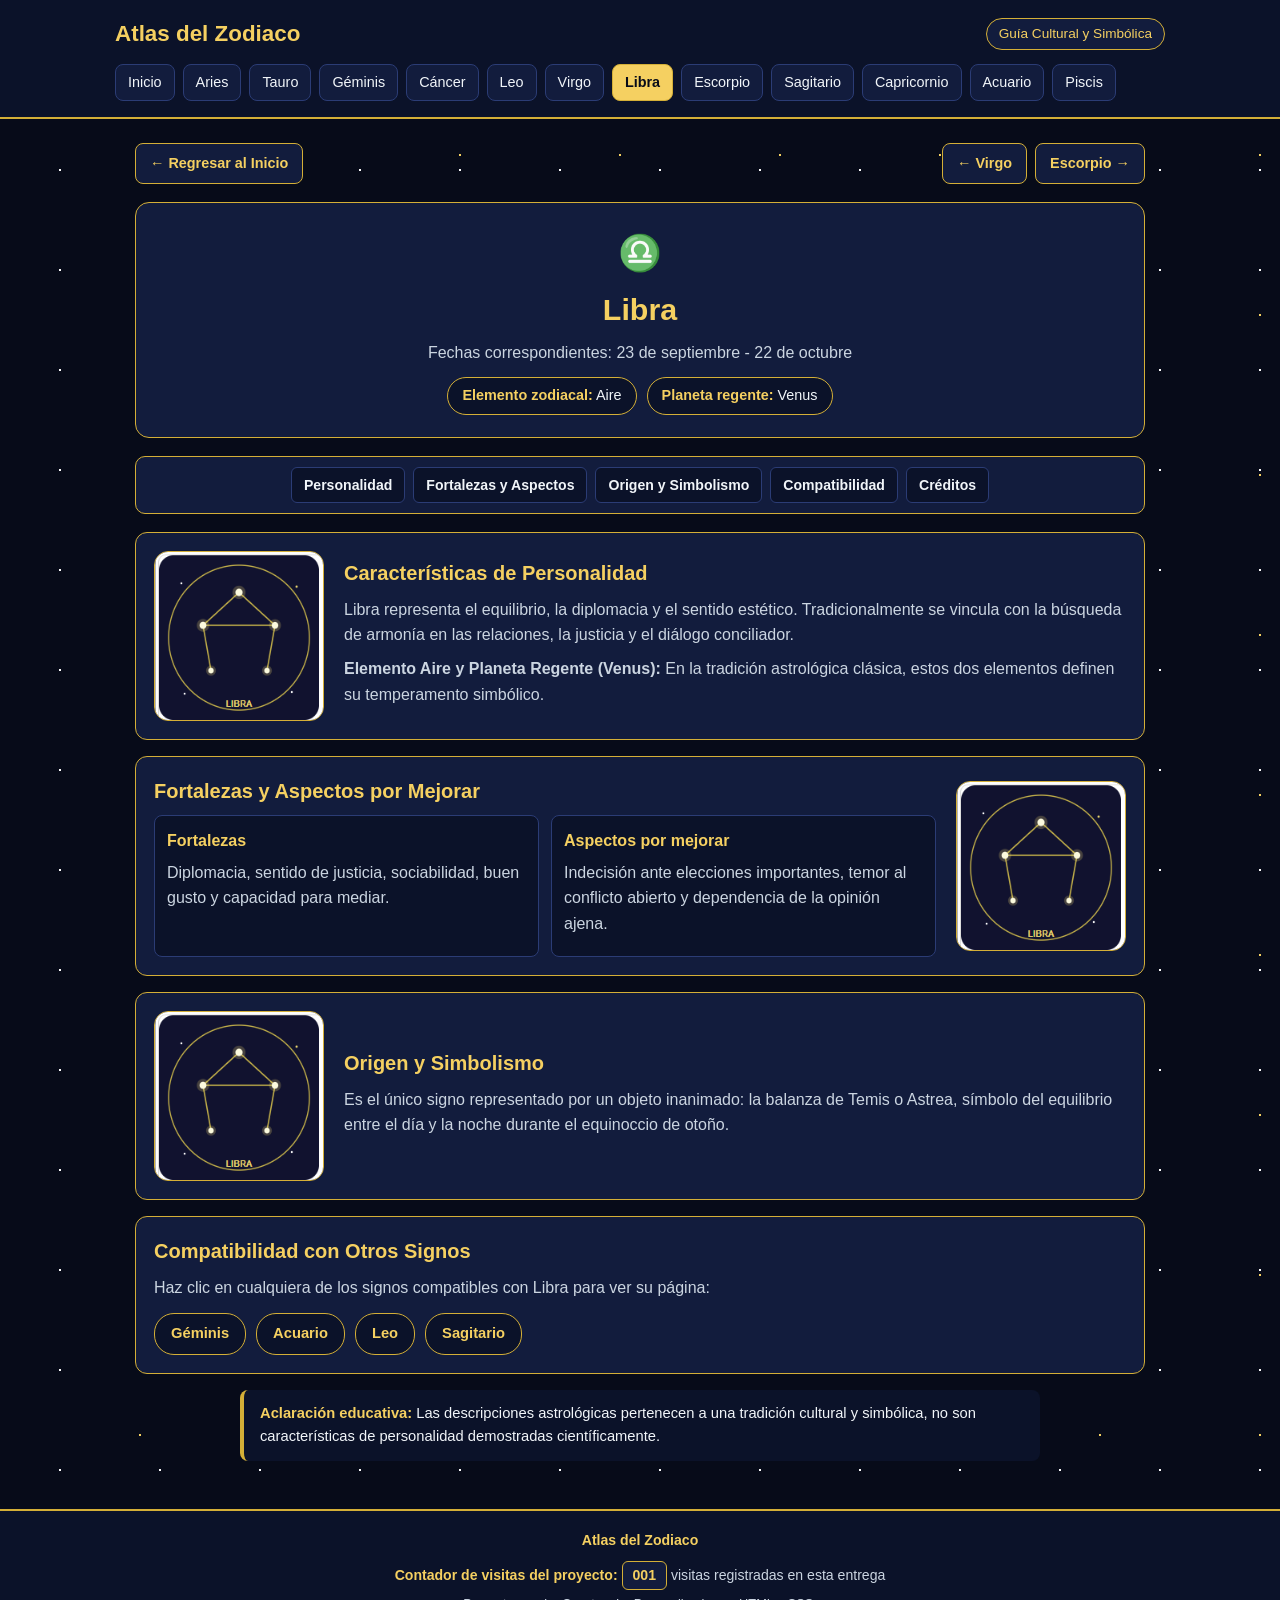
<file: signos/libra.html>
<!DOCTYPE html>
<html lang="es">
<head>
  <meta charset="UTF-8">
  <meta name="viewport" content="width=device-width, initial-scale=1.0">
  <title>Libra | Atlas del Zodiaco</title>
  <link rel="stylesheet" href="../css/estilos.css">
</head>
<body>

  <header>
    <div class="contenedor">
      <div class="barra-superior">
        <a href="../index.html" class="titulo-sitio"> Atlas del Zodiaco</a>
        <span class="etiqueta-sitio">Guía Cultural y Simbólica</span>
      </div>
      <nav>
        <ul>
          <li><a href="../index.html" class="">Inicio</a></li>
          <li><a href="aries.html" class="">Aries</a></li>
          <li><a href="tauro.html" class="">Tauro</a></li>
          <li><a href="geminis.html" class="">Géminis</a></li>
          <li><a href="cancer.html" class="">Cáncer</a></li>
          <li><a href="leo.html" class="">Leo</a></li>
          <li><a href="virgo.html" class="">Virgo</a></li>
          <li><a href="libra.html" class="activo">Libra</a></li>
          <li><a href="escorpio.html" class="">Escorpio</a></li>
          <li><a href="sagitario.html" class="">Sagitario</a></li>
          <li><a href="capricornio.html" class="">Capricornio</a></li>
          <li><a href="acuario.html" class="">Acuario</a></li>
          <li><a href="piscis.html" class="">Piscis</a></li>
        </ul>
      </nav>
    </div>
  </header>

  <main>
    <div class="barra-botones">
      <a href="../index.html" class="boton">&#8592; Regresar al Inicio</a>
      <div class="grupo-botones">
        <a href="virgo.html" class="boton">&#8592; Virgo</a>
        <a href="escorpio.html" class="boton">Escorpio &#8594;</a>
      </div>
    </div>

    <section class="ficha-signo">
      <div class="simbolo-grande">&#9806;</div>
      <h1>Libra</h1>
      <p class="fechas-signo">Fechas correspondientes: 23 de septiembre - 22 de octubre</p>
      <div class="datos-basicos">
        <span class="dato-etiqueta"><strong>Elemento zodiacal:</strong> Aire</span>
        <span class="dato-etiqueta"><strong>Planeta regente:</strong> Venus</span>
      </div>
    </section>

    <nav class="menu-interno">
      <a href="#personalidad">Personalidad</a>
      <a href="#fortalezas">Fortalezas y Aspectos</a>
      <a href="#origen">Origen y Simbolismo</a>
      <a href="#compatibilidad">Compatibilidad</a>
      <a href="#creditos">Créditos</a>
    </nav>

    <section class="bloque" id="personalidad">
      <img src="../img/libra.png" alt="Constelación de Libra">
      <div class="bloque-contenido">
        <h2>Características de Personalidad</h2>
        <p>Libra representa el equilibrio, la diplomacia y el sentido estético. Tradicionalmente se vincula con la búsqueda de armonía en las relaciones, la justicia y el diálogo conciliador.</p>
        <p><strong>Elemento Aire y Planeta Regente (Venus):</strong> En la tradición astrológica clásica, estos dos elementos definen su temperamento simbólico.</p>
      </div>
    </section>

    <section class="bloque bloque-inverso" id="fortalezas">
      <img src="../img/libra.png" alt="Mapa estelar de Libra">
      <div class="bloque-contenido">
        <h2>Fortalezas y Aspectos por Mejorar</h2>
        <div class="dos-columnas">
          <div class="subcaja">
            <h3>Fortalezas</h3>
            <p>Diplomacia, sentido de justicia, sociabilidad, buen gusto y capacidad para mediar.</p>
          </div>
          <div class="subcaja">
            <h3>Aspectos por mejorar</h3>
            <p>Indecisión ante elecciones importantes, temor al conflicto abierto y dependencia de la opinión ajena.</p>
          </div>
        </div>
      </div>
    </section>

    <section class="bloque" id="origen">
      <img src="../img/libra.png" alt="Simbolismo de Libra">
      <div class="bloque-contenido">
        <h2>Origen y Simbolismo</h2>
        <p>Es el único signo representado por un objeto inanimado: la balanza de Temis o Astrea, símbolo del equilibrio entre el día y la noche durante el equinoccio de otoño.</p>
      </div>
    </section>

    <section class="caja-compatibilidad" id="compatibilidad">
      <h2>Compatibilidad con Otros Signos</h2>
      <p>Haz clic en cualquiera de los signos compatibles con Libra para ver su página:</p>
      <div class="lista-compatibles">
        <a href="geminis.html" class="link-compatible"> Géminis</a>
        <a href="acuario.html" class="link-compatible"> Acuario</a>
        <a href="leo.html" class="link-compatible"> Leo</a>
        <a href="sagitario.html" class="link-compatible"> Sagitario</a>
      </div>
    </section>

    <div class="nota-educativa">
      <strong>Aclaración educativa:</strong> Las descripciones astrológicas pertenecen a una tradición cultural y simbólica, no son características de personalidad demostradas científicamente.
    </div>


  </main>

  <footer>
    <div>
      <strong>Atlas del Zodiaco</strong> 
    </div>
    <div class="contador">
      <p>
        <strong>Contador de visitas del proyecto:</strong>
        <span class="numero-visitas">001</span> visitas registradas en esta entrega
      </p>
      <p class="aviso-contador">
        Proyecto escolar Cecytem La Paz realizado con HTML y CSS.
      </p>
    </div>
  </footer>

</body>
</html>
</file>
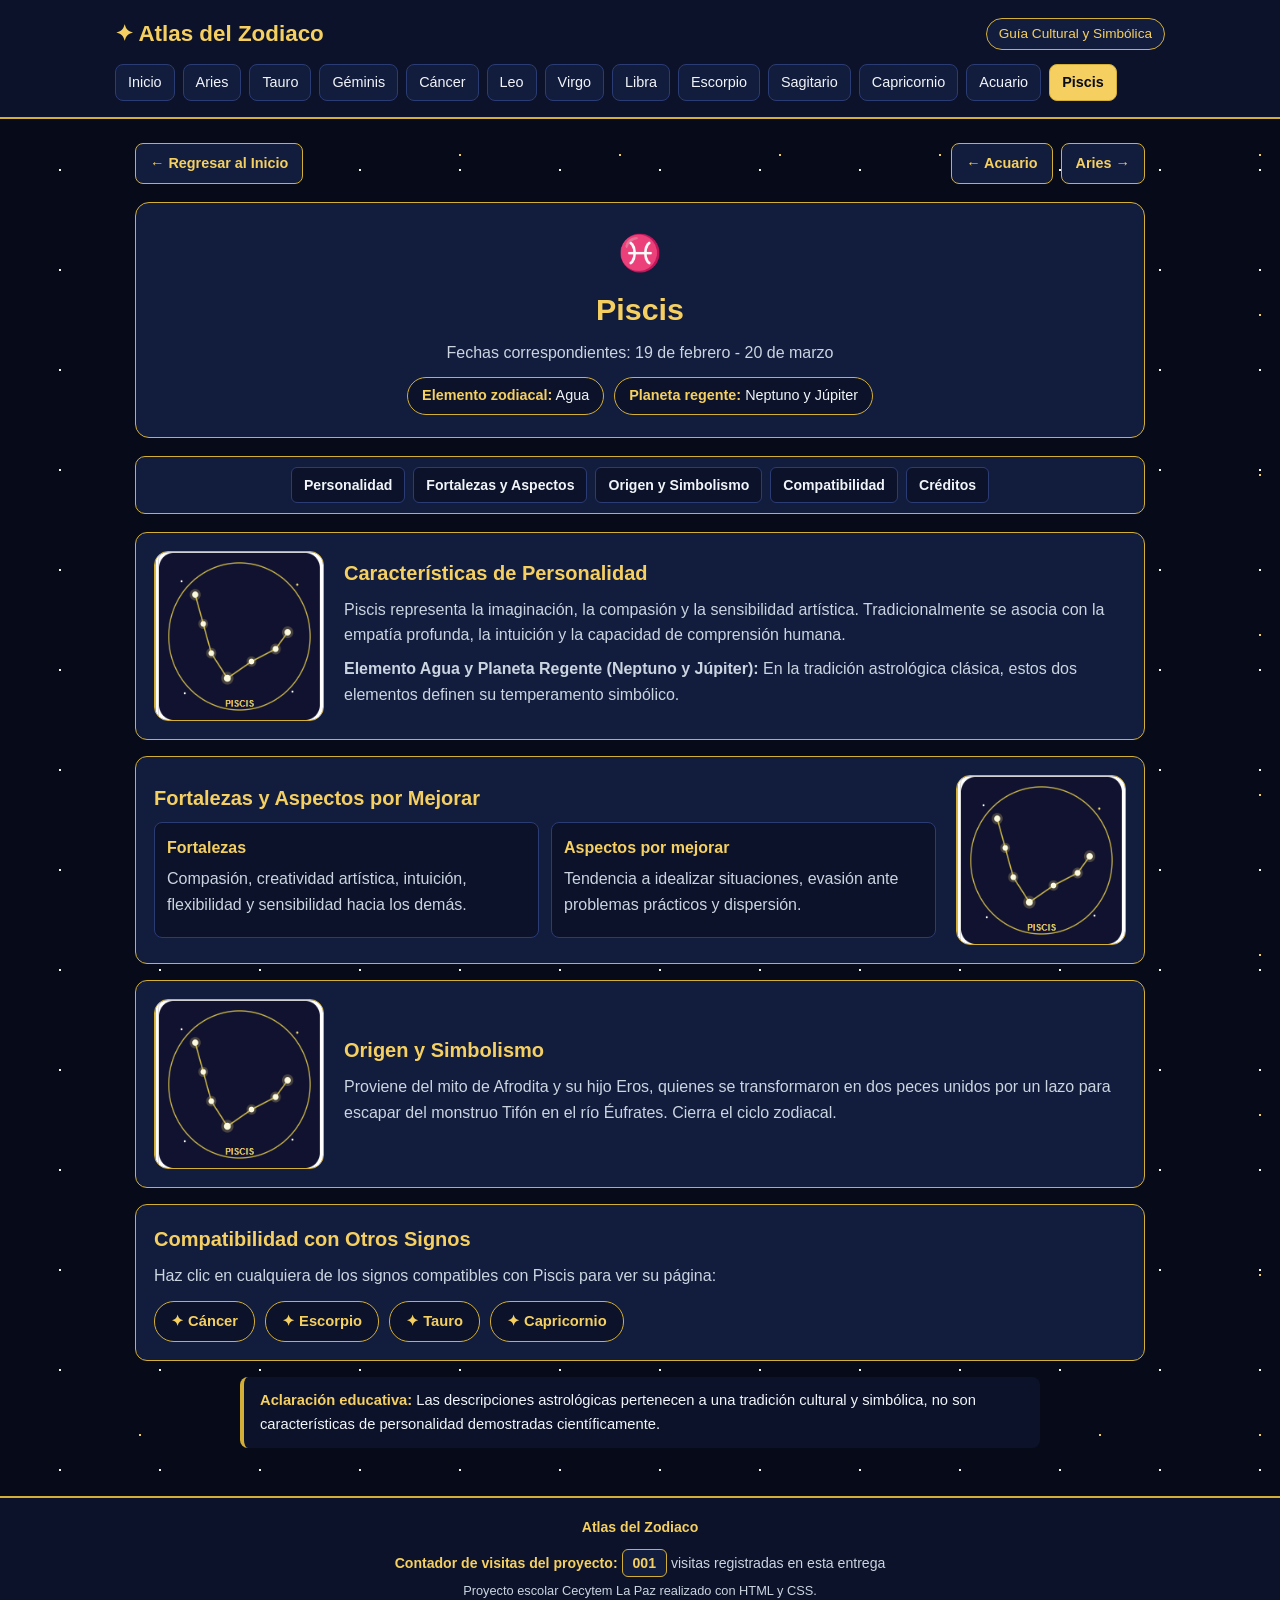
<file: signos/piscis.html>
<!DOCTYPE html>
<html lang="es">
<head>
  <meta charset="UTF-8">
  <meta name="viewport" content="width=device-width, initial-scale=1.0">
  <title>Piscis | Atlas del Zodiaco</title>
  <link rel="stylesheet" href="../css/estilos.css">
</head>
<body>

  <header>
    <div class="contenedor">
      <div class="barra-superior">
        <a href="../index.html" class="titulo-sitio">&#10022; Atlas del Zodiaco</a>
        <span class="etiqueta-sitio">Guía Cultural y Simbólica</span>
      </div>
      <nav>
        <ul>
          <li><a href="../index.html" class="">Inicio</a></li>
          <li><a href="aries.html" class="">Aries</a></li>
          <li><a href="tauro.html" class="">Tauro</a></li>
          <li><a href="geminis.html" class="">Géminis</a></li>
          <li><a href="cancer.html" class="">Cáncer</a></li>
          <li><a href="leo.html" class="">Leo</a></li>
          <li><a href="virgo.html" class="">Virgo</a></li>
          <li><a href="libra.html" class="">Libra</a></li>
          <li><a href="escorpio.html" class="">Escorpio</a></li>
          <li><a href="sagitario.html" class="">Sagitario</a></li>
          <li><a href="capricornio.html" class="">Capricornio</a></li>
          <li><a href="acuario.html" class="">Acuario</a></li>
          <li><a href="piscis.html" class="activo">Piscis</a></li>
        </ul>
      </nav>
    </div>
  </header>

  <main>
    <div class="barra-botones">
      <a href="../index.html" class="boton">&#8592; Regresar al Inicio</a>
      <div class="grupo-botones">
        <a href="acuario.html" class="boton">&#8592; Acuario</a>
        <a href="aries.html" class="boton">Aries &#8594;</a>
      </div>
    </div>

    <section class="ficha-signo">
      <div class="simbolo-grande">&#9811;</div>
      <h1>Piscis</h1>
      <p class="fechas-signo">Fechas correspondientes: 19 de febrero - 20 de marzo</p>
      <div class="datos-basicos">
        <span class="dato-etiqueta"><strong>Elemento zodiacal:</strong> Agua</span>
        <span class="dato-etiqueta"><strong>Planeta regente:</strong> Neptuno y Júpiter</span>
      </div>
    </section>

    <nav class="menu-interno">
      <a href="#personalidad">Personalidad</a>
      <a href="#fortalezas">Fortalezas y Aspectos</a>
      <a href="#origen">Origen y Simbolismo</a>
      <a href="#compatibilidad">Compatibilidad</a>
      <a href="#creditos">Créditos</a>
    </nav>

    <section class="bloque" id="personalidad">
      <img src="../img/picis.png" alt="Constelación de Piscis">
      <div class="bloque-contenido">
        <h2>Características de Personalidad</h2>
        <p>Piscis representa la imaginación, la compasión y la sensibilidad artística. Tradicionalmente se asocia con la empatía profunda, la intuición y la capacidad de comprensión humana.</p>
        <p><strong>Elemento Agua y Planeta Regente (Neptuno y Júpiter):</strong> En la tradición astrológica clásica, estos dos elementos definen su temperamento simbólico.</p>
      </div>
    </section>

    <section class="bloque bloque-inverso" id="fortalezas">
      <img src="../img/picis.png" alt="Mapa estelar de Piscis">
      <div class="bloque-contenido">
        <h2>Fortalezas y Aspectos por Mejorar</h2>
        <div class="dos-columnas">
          <div class="subcaja">
            <h3>Fortalezas</h3>
            <p>Compasión, creatividad artística, intuición, flexibilidad y sensibilidad hacia los demás.</p>
          </div>
          <div class="subcaja">
            <h3>Aspectos por mejorar</h3>
            <p>Tendencia a idealizar situaciones, evasión ante problemas prácticos y dispersión.</p>
          </div>
        </div>
      </div>
    </section>

    <section class="bloque" id="origen">
      <img src="../img/picis.png" alt="Simbolismo de Piscis">
      <div class="bloque-contenido">
        <h2>Origen y Simbolismo</h2>
        <p>Proviene del mito de Afrodita y su hijo Eros, quienes se transformaron en dos peces unidos por un lazo para escapar del monstruo Tifón en el río Éufrates. Cierra el ciclo zodiacal.</p>
      </div>
    </section>

    <section class="caja-compatibilidad" id="compatibilidad">
      <h2>Compatibilidad con Otros Signos</h2>
      <p>Haz clic en cualquiera de los signos compatibles con Piscis para ver su página:</p>
      <div class="lista-compatibles">
        <a href="cancer.html" class="link-compatible">&#10022; Cáncer</a>
        <a href="escorpio.html" class="link-compatible">&#10022; Escorpio</a>
        <a href="tauro.html" class="link-compatible">&#10022; Tauro</a>
        <a href="capricornio.html" class="link-compatible">&#10022; Capricornio</a>
      </div>
    </section>

    <div class="nota-educativa">
      <strong>Aclaración educativa:</strong> Las descripciones astrológicas pertenecen a una tradición cultural y simbólica, no son características de personalidad demostradas científicamente.
    </div>

  
  </main>

  <footer>
    <div>
      <strong>Atlas del Zodiaco</strong> 
    </div>
    <div class="contador">
      <p>
        <strong>Contador de visitas del proyecto:</strong>
        <span class="numero-visitas">001</span> visitas registradas en esta entrega
      </p>
      <p class="aviso-contador">
        Proyecto escolar Cecytem La Paz realizado con HTML y CSS.
      </p>
    </div>
  </footer>

</body>
</html>
</file>
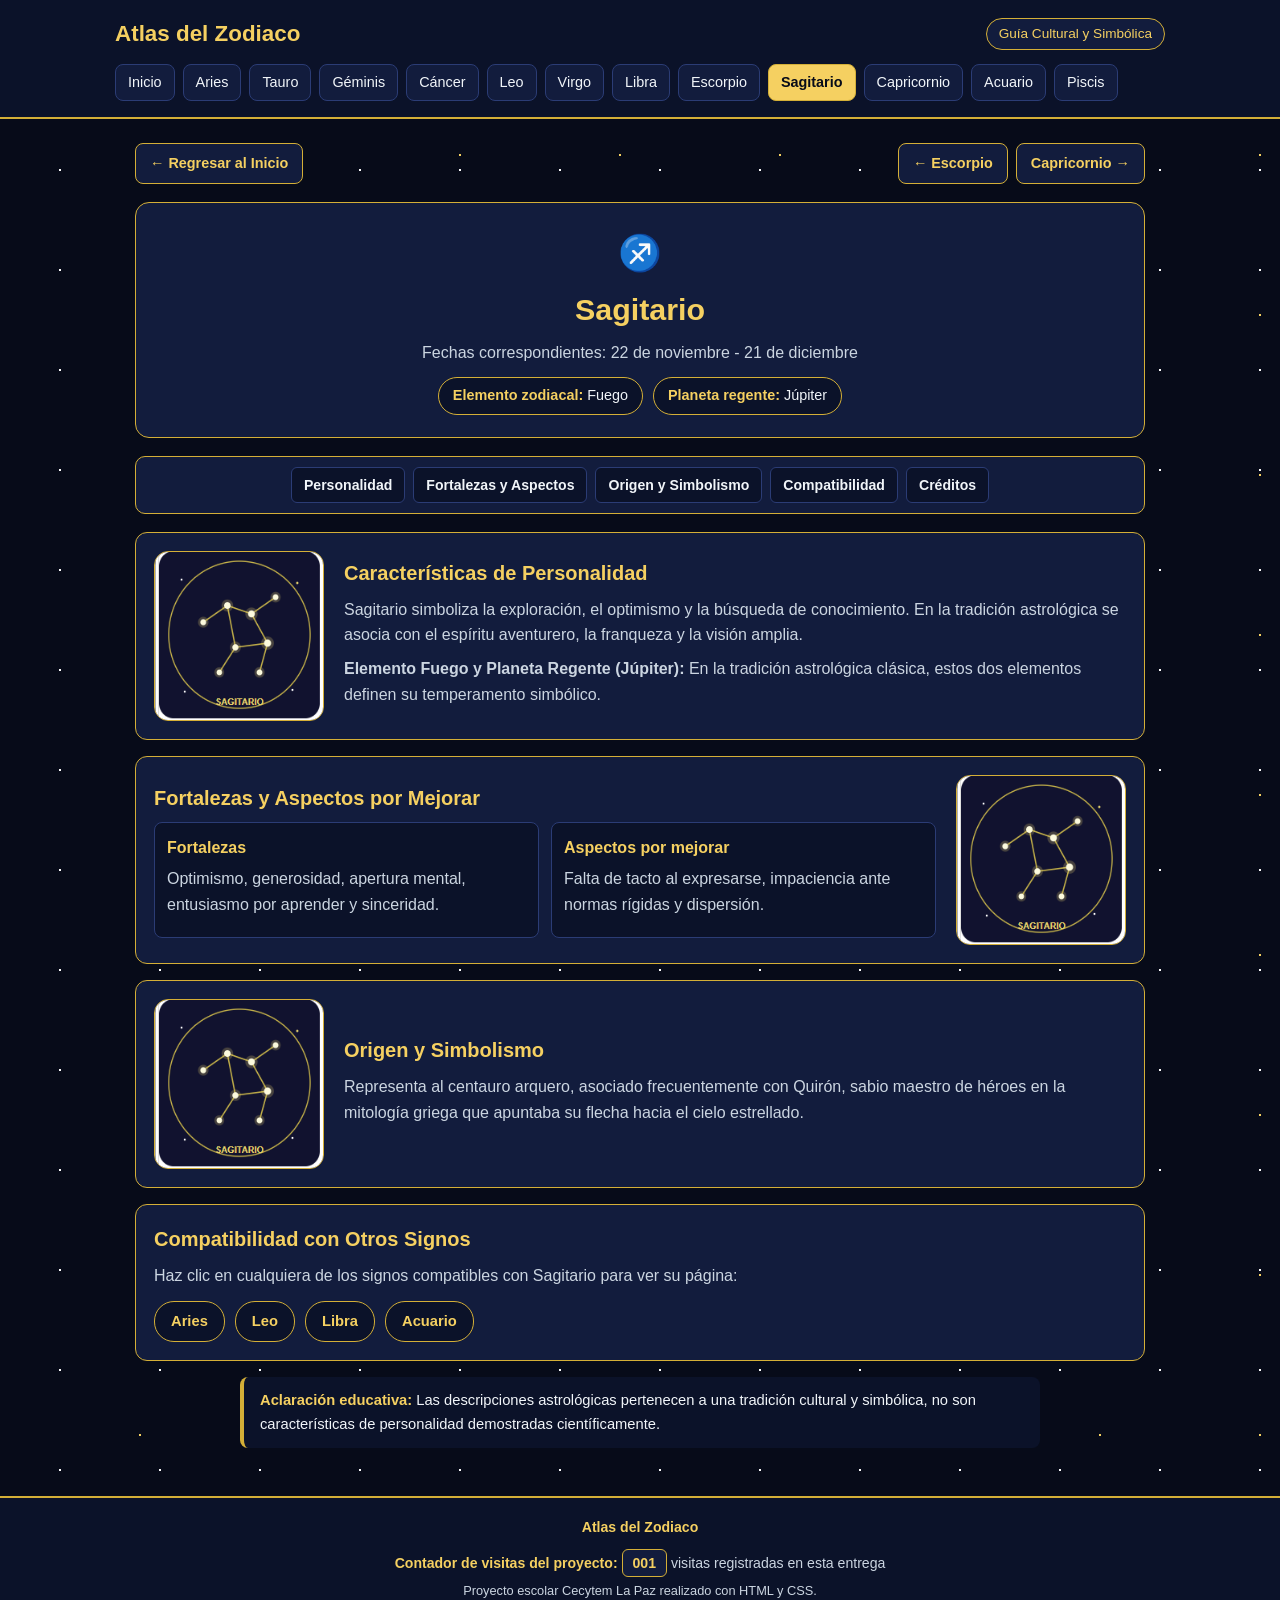
<file: signos/sagitario.html>
<!DOCTYPE html>
<html lang="es">
<head>
  <meta charset="UTF-8">
  <meta name="viewport" content="width=device-width, initial-scale=1.0">
  <title>Sagitario | Atlas del Zodiaco</title>
  <link rel="stylesheet" href="../css/estilos.css">
</head>
<body>

  <header>
    <div class="contenedor">
      <div class="barra-superior">
        <a href="../index.html" class="titulo-sitio"> Atlas del Zodiaco</a>
        <span class="etiqueta-sitio">Guía Cultural y Simbólica</span>
      </div>
      <nav>
        <ul>
          <li><a href="../index.html" class="">Inicio</a></li>
          <li><a href="aries.html" class="">Aries</a></li>
          <li><a href="tauro.html" class="">Tauro</a></li>
          <li><a href="geminis.html" class="">Géminis</a></li>
          <li><a href="cancer.html" class="">Cáncer</a></li>
          <li><a href="leo.html" class="">Leo</a></li>
          <li><a href="virgo.html" class="">Virgo</a></li>
          <li><a href="libra.html" class="">Libra</a></li>
          <li><a href="escorpio.html" class="">Escorpio</a></li>
          <li><a href="sagitario.html" class="activo">Sagitario</a></li>
          <li><a href="capricornio.html" class="">Capricornio</a></li>
          <li><a href="acuario.html" class="">Acuario</a></li>
          <li><a href="piscis.html" class="">Piscis</a></li>
        </ul>
      </nav>
    </div>
  </header>

  <main>
    <div class="barra-botones">
      <a href="../index.html" class="boton">&#8592; Regresar al Inicio</a>
      <div class="grupo-botones">
        <a href="escorpio.html" class="boton">&#8592; Escorpio</a>
        <a href="capricornio.html" class="boton">Capricornio &#8594;</a>
      </div>
    </div>

    <section class="ficha-signo">
      <div class="simbolo-grande">&#9808;</div>
      <h1>Sagitario</h1>
      <p class="fechas-signo">Fechas correspondientes: 22 de noviembre - 21 de diciembre</p>
      <div class="datos-basicos">
        <span class="dato-etiqueta"><strong>Elemento zodiacal:</strong> Fuego</span>
        <span class="dato-etiqueta"><strong>Planeta regente:</strong> Júpiter</span>
      </div>
    </section>

    <nav class="menu-interno">
      <a href="#personalidad">Personalidad</a>
      <a href="#fortalezas">Fortalezas y Aspectos</a>
      <a href="#origen">Origen y Simbolismo</a>
      <a href="#compatibilidad">Compatibilidad</a>
      <a href="#creditos">Créditos</a>
    </nav>

    <section class="bloque" id="personalidad">
      <img src="../img/sagitario.png" alt="Constelación de Sagitario">
      <div class="bloque-contenido">
        <h2>Características de Personalidad</h2>
        <p>Sagitario simboliza la exploración, el optimismo y la búsqueda de conocimiento. En la tradición astrológica se asocia con el espíritu aventurero, la franqueza y la visión amplia.</p>
        <p><strong>Elemento Fuego y Planeta Regente (Júpiter):</strong> En la tradición astrológica clásica, estos dos elementos definen su temperamento simbólico.</p>
      </div>
    </section>

    <section class="bloque bloque-inverso" id="fortalezas">
      <img src="../img/sagitario.png" alt="Mapa estelar de Sagitario">
      <div class="bloque-contenido">
        <h2>Fortalezas y Aspectos por Mejorar</h2>
        <div class="dos-columnas">
          <div class="subcaja">
            <h3>Fortalezas</h3>
            <p>Optimismo, generosidad, apertura mental, entusiasmo por aprender y sinceridad.</p>
          </div>
          <div class="subcaja">
            <h3>Aspectos por mejorar</h3>
            <p>Falta de tacto al expresarse, impaciencia ante normas rígidas y dispersión.</p>
          </div>
        </div>
      </div>
    </section>

    <section class="bloque" id="origen">
      <img src="../img/sagitario.png" alt="Simbolismo de Sagitario">
      <div class="bloque-contenido">
        <h2>Origen y Simbolismo</h2>
        <p>Representa al centauro arquero, asociado frecuentemente con Quirón, sabio maestro de héroes en la mitología griega que apuntaba su flecha hacia el cielo estrellado.</p>
      </div>
    </section>

    <section class="caja-compatibilidad" id="compatibilidad">
      <h2>Compatibilidad con Otros Signos</h2>
      <p>Haz clic en cualquiera de los signos compatibles con Sagitario para ver su página:</p>
      <div class="lista-compatibles">
        <a href="aries.html" class="link-compatible"> Aries</a>
        <a href="leo.html" class="link-compatible"> Leo</a>
        <a href="libra.html" class="link-compatible"> Libra</a>
        <a href="acuario.html" class="link-compatible"> Acuario</a>
      </div>
    </section>

    <div class="nota-educativa">
      <strong>Aclaración educativa:</strong> Las descripciones astrológicas pertenecen a una tradición cultural y simbólica, no son características de personalidad demostradas científicamente.
    </div>


  </main>

  <footer>
    <div>
      <strong>Atlas del Zodiaco</strong> 
    </div>
    <div class="contador">
      <p>
        <strong>Contador de visitas del proyecto:</strong>
        <span class="numero-visitas">001</span> visitas registradas en esta entrega
      </p>
      <p class="aviso-contador">
        Proyecto escolar Cecytem La Paz realizado con HTML y CSS.
      </p>
    </div>
  </footer>

</body>
</html>
</file>
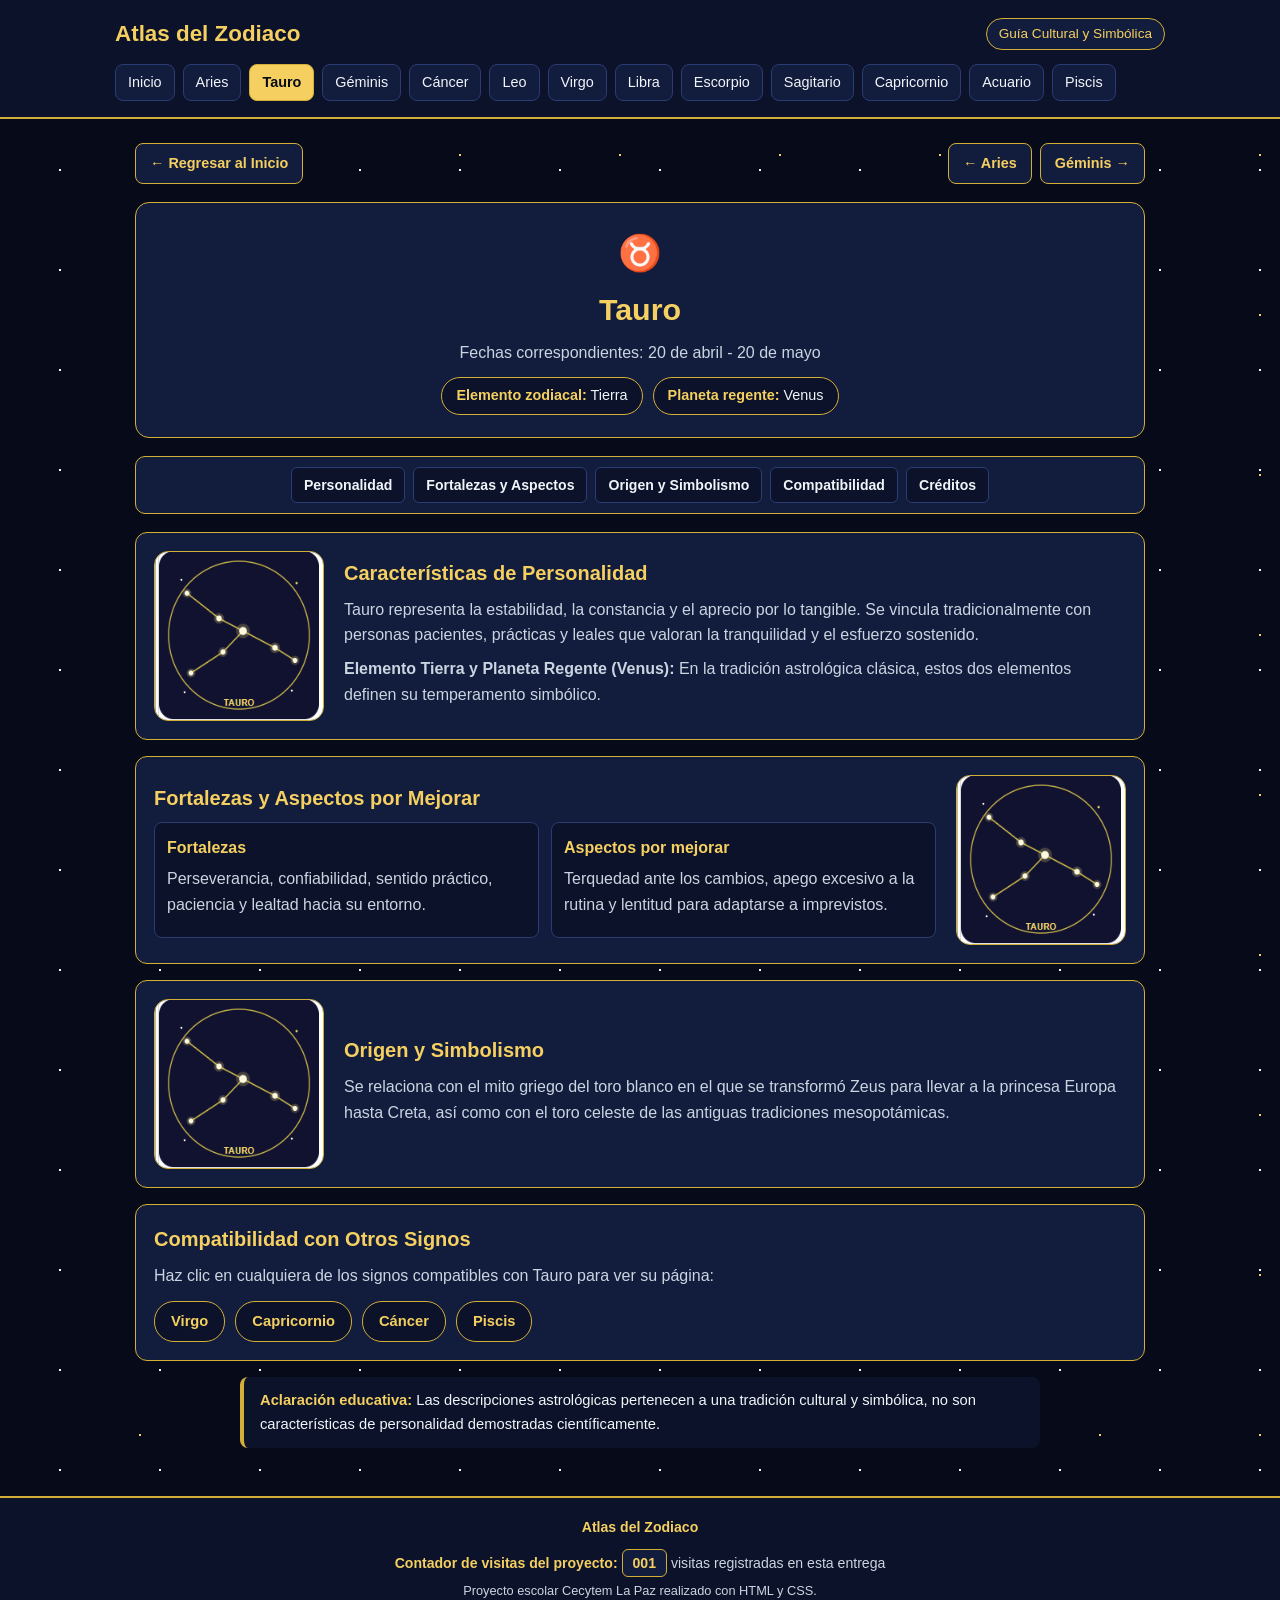
<file: signos/tauro.html>
<!DOCTYPE html>
<html lang="es">
<head>
  <meta charset="UTF-8">
  <meta name="viewport" content="width=device-width, initial-scale=1.0">
  <title>Tauro | Atlas del Zodiaco</title>
  <link rel="stylesheet" href="../css/estilos.css">
</head>
<body>

  <header>
    <div class="contenedor">
      <div class="barra-superior">
        <a href="../index.html" class="titulo-sitio"> Atlas del Zodiaco</a>
        <span class="etiqueta-sitio">Guía Cultural y Simbólica</span>
      </div>
      <nav>
        <ul>
          <li><a href="../index.html" class="">Inicio</a></li>
          <li><a href="aries.html" class="">Aries</a></li>
          <li><a href="tauro.html" class="activo">Tauro</a></li>
          <li><a href="geminis.html" class="">Géminis</a></li>
          <li><a href="cancer.html" class="">Cáncer</a></li>
          <li><a href="leo.html" class="">Leo</a></li>
          <li><a href="virgo.html" class="">Virgo</a></li>
          <li><a href="libra.html" class="">Libra</a></li>
          <li><a href="escorpio.html" class="">Escorpio</a></li>
          <li><a href="sagitario.html" class="">Sagitario</a></li>
          <li><a href="capricornio.html" class="">Capricornio</a></li>
          <li><a href="acuario.html" class="">Acuario</a></li>
          <li><a href="piscis.html" class="">Piscis</a></li>
        </ul>
      </nav>
    </div>
  </header>

  <main>
    <div class="barra-botones">
      <a href="../index.html" class="boton">&#8592; Regresar al Inicio</a>
      <div class="grupo-botones">
        <a href="aries.html" class="boton">&#8592; Aries</a>
        <a href="geminis.html" class="boton">Géminis &#8594;</a>
      </div>
    </div>

    <section class="ficha-signo">
      <div class="simbolo-grande">&#9801;</div>
      <h1>Tauro</h1>
      <p class="fechas-signo">Fechas correspondientes: 20 de abril - 20 de mayo</p>
      <div class="datos-basicos">
        <span class="dato-etiqueta"><strong>Elemento zodiacal:</strong> Tierra</span>
        <span class="dato-etiqueta"><strong>Planeta regente:</strong> Venus</span>
      </div>
    </section>

    <nav class="menu-interno">
      <a href="#personalidad">Personalidad</a>
      <a href="#fortalezas">Fortalezas y Aspectos</a>
      <a href="#origen">Origen y Simbolismo</a>
      <a href="#compatibilidad">Compatibilidad</a>
      <a href="#creditos">Créditos</a>
    </nav>

    <section class="bloque" id="personalidad">
      <img src="../img/tauro.png" alt="Constelación de Tauro">
      <div class="bloque-contenido">
        <h2>Características de Personalidad</h2>
        <p>Tauro representa la estabilidad, la constancia y el aprecio por lo tangible. Se vincula tradicionalmente con personas pacientes, prácticas y leales que valoran la tranquilidad y el esfuerzo sostenido.</p>
        <p><strong>Elemento Tierra y Planeta Regente (Venus):</strong> En la tradición astrológica clásica, estos dos elementos definen su temperamento simbólico.</p>
      </div>
    </section>

    <section class="bloque bloque-inverso" id="fortalezas">
      <img src="../img/tauro.png" alt="Mapa estelar de Tauro">
      <div class="bloque-contenido">
        <h2>Fortalezas y Aspectos por Mejorar</h2>
        <div class="dos-columnas">
          <div class="subcaja">
            <h3>Fortalezas</h3>
            <p>Perseverancia, confiabilidad, sentido práctico, paciencia y lealtad hacia su entorno.</p>
          </div>
          <div class="subcaja">
            <h3>Aspectos por mejorar</h3>
            <p>Terquedad ante los cambios, apego excesivo a la rutina y lentitud para adaptarse a imprevistos.</p>
          </div>
        </div>
      </div>
    </section>

    <section class="bloque" id="origen">
      <img src="../img/tauro.png" alt="Simbolismo de Tauro">
      <div class="bloque-contenido">
        <h2>Origen y Simbolismo</h2>
        <p>Se relaciona con el mito griego del toro blanco en el que se transformó Zeus para llevar a la princesa Europa hasta Creta, así como con el toro celeste de las antiguas tradiciones mesopotámicas.</p>
      </div>
    </section>

    <section class="caja-compatibilidad" id="compatibilidad">
      <h2>Compatibilidad con Otros Signos</h2>
      <p>Haz clic en cualquiera de los signos compatibles con Tauro para ver su página:</p>
      <div class="lista-compatibles">
        <a href="virgo.html" class="link-compatible"> Virgo</a>
        <a href="capricornio.html" class="link-compatible"> Capricornio</a>
        <a href="cancer.html" class="link-compatible"> Cáncer</a>
        <a href="piscis.html" class="link-compatible"> Piscis</a>
      </div>
    </section>

    <div class="nota-educativa">
      <strong>Aclaración educativa:</strong> Las descripciones astrológicas pertenecen a una tradición cultural y simbólica, no son características de personalidad demostradas científicamente.
    </div>

  </main>

  <footer>
    <div>
      <strong>Atlas del Zodiaco</strong> 
    </div>
    <div class="contador">
      <p>
        <strong>Contador de visitas del proyecto:</strong>
        <span class="numero-visitas">001</span> visitas registradas en esta entrega
      </p>
      <p class="aviso-contador">
        Proyecto escolar Cecytem La Paz realizado con HTML y CSS.
      </p>
    </div>
  </footer>

</body>
</html>
</file>
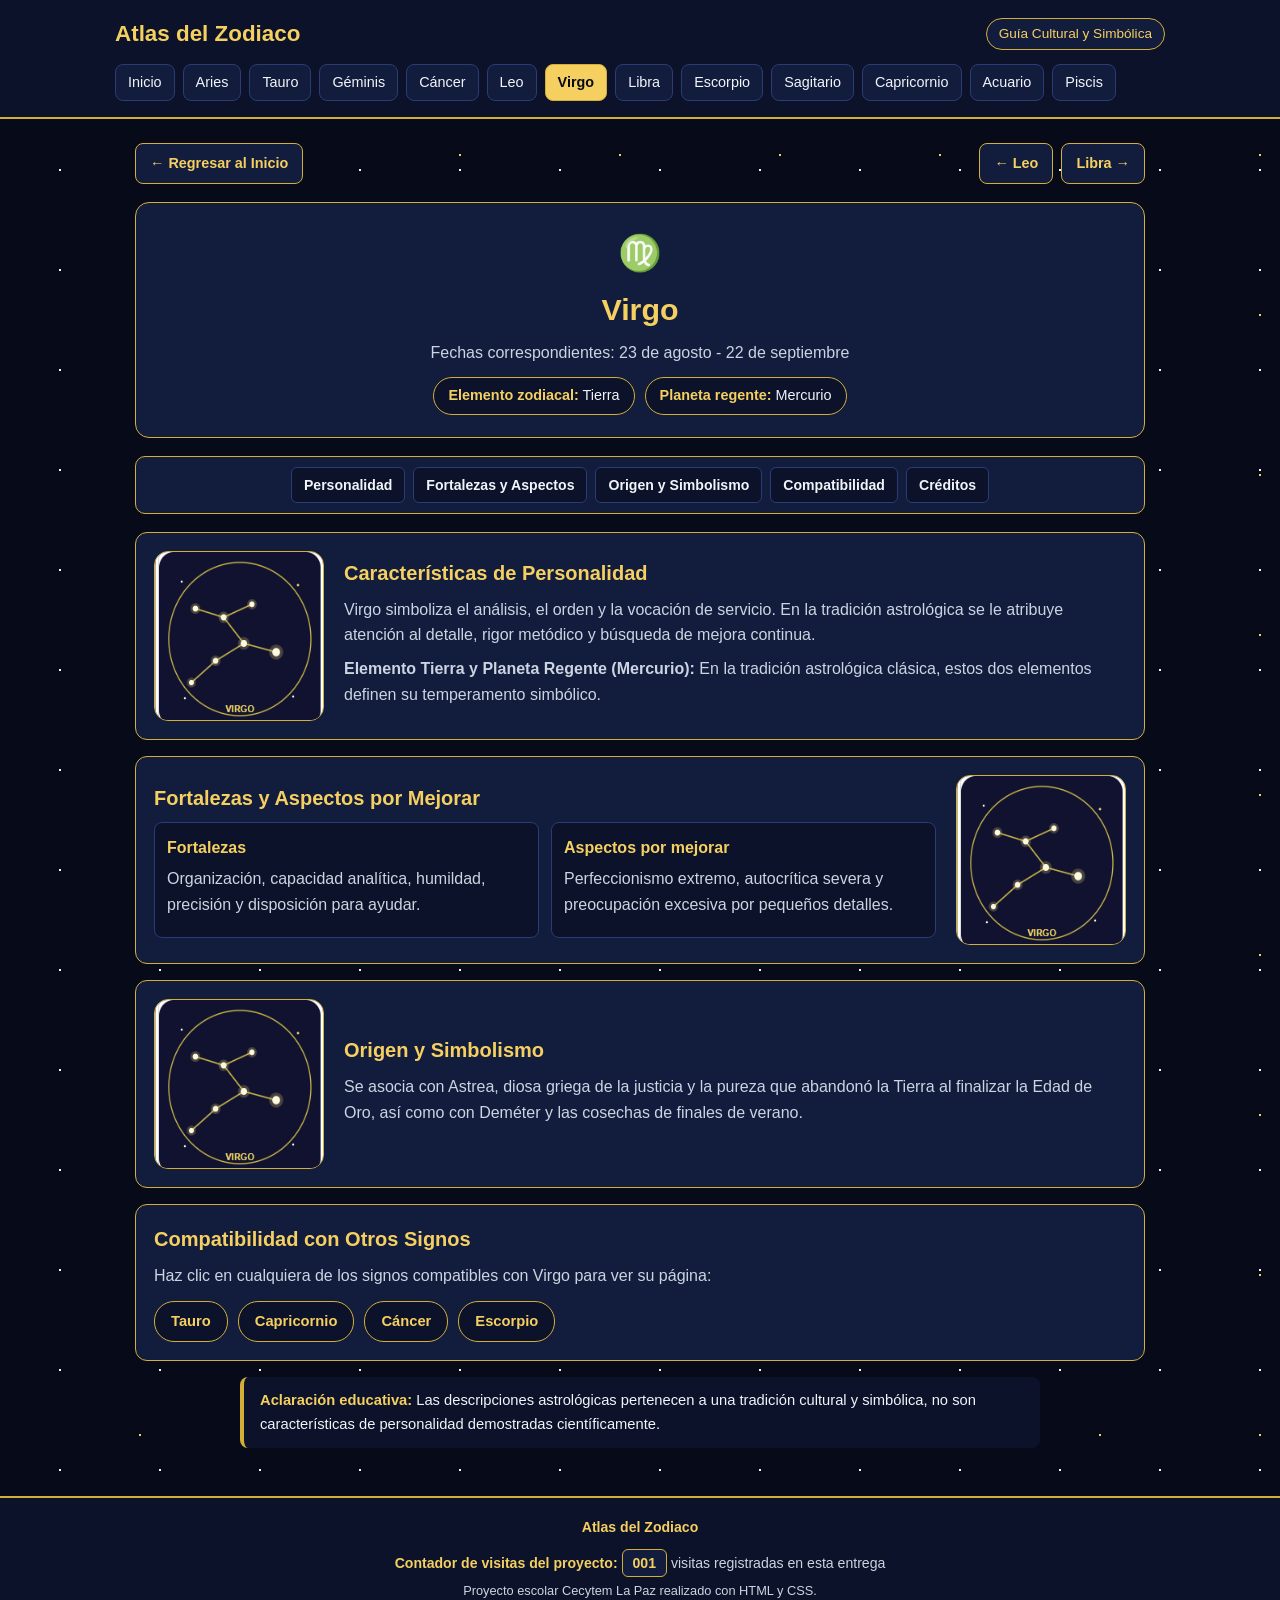
<file: signos/virgo.html>
<!DOCTYPE html>
<html lang="es">
<head>
  <meta charset="UTF-8">
  <meta name="viewport" content="width=device-width, initial-scale=1.0">
  <title>Virgo | Atlas del Zodiaco</title>
  <link rel="stylesheet" href="../css/estilos.css">
</head>
<body>

  <header>
    <div class="contenedor">
      <div class="barra-superior">
        <a href="../index.html" class="titulo-sitio"> Atlas del Zodiaco</a>
        <span class="etiqueta-sitio">Guía Cultural y Simbólica</span>
      </div>
      <nav>
        <ul>
          <li><a href="../index.html" class="">Inicio</a></li>
          <li><a href="aries.html" class="">Aries</a></li>
          <li><a href="tauro.html" class="">Tauro</a></li>
          <li><a href="geminis.html" class="">Géminis</a></li>
          <li><a href="cancer.html" class="">Cáncer</a></li>
          <li><a href="leo.html" class="">Leo</a></li>
          <li><a href="virgo.html" class="activo">Virgo</a></li>
          <li><a href="libra.html" class="">Libra</a></li>
          <li><a href="escorpio.html" class="">Escorpio</a></li>
          <li><a href="sagitario.html" class="">Sagitario</a></li>
          <li><a href="capricornio.html" class="">Capricornio</a></li>
          <li><a href="acuario.html" class="">Acuario</a></li>
          <li><a href="piscis.html" class="">Piscis</a></li>
        </ul>
      </nav>
    </div>
  </header>

  <main>
    <div class="barra-botones">
      <a href="../index.html" class="boton">&#8592; Regresar al Inicio</a>
      <div class="grupo-botones">
        <a href="leo.html" class="boton">&#8592; Leo</a>
        <a href="libra.html" class="boton">Libra &#8594;</a>
      </div>
    </div>

    <section class="ficha-signo">
      <div class="simbolo-grande">&#9805;</div>
      <h1>Virgo</h1>
      <p class="fechas-signo">Fechas correspondientes: 23 de agosto - 22 de septiembre</p>
      <div class="datos-basicos">
        <span class="dato-etiqueta"><strong>Elemento zodiacal:</strong> Tierra</span>
        <span class="dato-etiqueta"><strong>Planeta regente:</strong> Mercurio</span>
      </div>
    </section>

    <nav class="menu-interno">
      <a href="#personalidad">Personalidad</a>
      <a href="#fortalezas">Fortalezas y Aspectos</a>
      <a href="#origen">Origen y Simbolismo</a>
      <a href="#compatibilidad">Compatibilidad</a>
      <a href="#creditos">Créditos</a>
    </nav>

    <section class="bloque" id="personalidad">
      <img src="../img/virgo.png" alt="Constelación de Virgo">
      <div class="bloque-contenido">
        <h2>Características de Personalidad</h2>
        <p>Virgo simboliza el análisis, el orden y la vocación de servicio. En la tradición astrológica se le atribuye atención al detalle, rigor metódico y búsqueda de mejora continua.</p>
        <p><strong>Elemento Tierra y Planeta Regente (Mercurio):</strong> En la tradición astrológica clásica, estos dos elementos definen su temperamento simbólico.</p>
      </div>
    </section>

    <section class="bloque bloque-inverso" id="fortalezas">
      <img src="../img/virgo.png" alt="Mapa estelar de Virgo">
      <div class="bloque-contenido">
        <h2>Fortalezas y Aspectos por Mejorar</h2>
        <div class="dos-columnas">
          <div class="subcaja">
            <h3>Fortalezas</h3>
            <p>Organización, capacidad analítica, humildad, precisión y disposición para ayudar.</p>
          </div>
          <div class="subcaja">
            <h3>Aspectos por mejorar</h3>
            <p>Perfeccionismo extremo, autocrítica severa y preocupación excesiva por pequeños detalles.</p>
          </div>
        </div>
      </div>
    </section>

    <section class="bloque" id="origen">
      <img src="../img/virgo.png" alt="Simbolismo de Virgo">
      <div class="bloque-contenido">
        <h2>Origen y Simbolismo</h2>
        <p>Se asocia con Astrea, diosa griega de la justicia y la pureza que abandonó la Tierra al finalizar la Edad de Oro, así como con Deméter y las cosechas de finales de verano.</p>
      </div>
    </section>

    <section class="caja-compatibilidad" id="compatibilidad">
      <h2>Compatibilidad con Otros Signos</h2>
      <p>Haz clic en cualquiera de los signos compatibles con Virgo para ver su página:</p>
      <div class="lista-compatibles">
        <a href="tauro.html" class="link-compatible"> Tauro</a>
        <a href="capricornio.html" class="link-compatible"> Capricornio</a>
        <a href="cancer.html" class="link-compatible"> Cáncer</a>
        <a href="escorpio.html" class="link-compatible"> Escorpio</a>
      </div>
    </section>

    <div class="nota-educativa">
      <strong>Aclaración educativa:</strong> Las descripciones astrológicas pertenecen a una tradición cultural y simbólica, no son características de personalidad demostradas científicamente.
    </div>

  </main>

  <footer>
    <div>
      <strong>Atlas del Zodiaco</strong> 
    </div>
    <div class="contador">
      <p>
        <strong>Contador de visitas del proyecto:</strong>
        <span class="numero-visitas">001</span> visitas registradas en esta entrega
      </p>
      <p class="aviso-contador">
        Proyecto escolar Cecytem La Paz realizado con HTML y CSS.
      </p>
    </div>
  </footer>

</body>
</html>
</file>
<file: css/estilos.css>
* {
  box-sizing: border-box;
  margin: 0;
  padding: 0;
  font-style: normal;
}

body {
  font-family: Arial, Helvetica, sans-serif;
  line-height: 1.6;
  color: #f1f5f9;
  background-color: #070b19;
  background-image:
    radial-gradient(#ffffff 1px, transparent 1px),
    radial-gradient(#f5d061 1px, transparent 1px);
  background-size: 100px 100px, 160px 160px;
  background-position: 10px 20px, 60px 75px;
}

header {
  background-color: #0b1229;
  border-bottom: 2px solid #d4af37;
  padding: 16px 20px;
}

.contenedor {
  max-width: 1050px;
  margin: 0 auto;
}

.barra-superior {
  display: flex;
  justify-content: space-between;
  align-items: center;
  flex-wrap: wrap;
  gap: 10px;
  margin-bottom: 12px;
}

.titulo-sitio {
  text-decoration: none;
  color: #f5d061;
  font-size: 1.4rem;
  font-weight: bold;
}

.etiqueta-sitio {
  color: #f5d061;
  border: 1px solid #d4af37;
  background-color: #121c3d;
  padding: 4px 12px;
  border-radius: 20px;
  font-size: 0.85rem;
}

nav ul {
  list-style: none;
  display: flex;
  flex-wrap: wrap;
  gap: 8px;
}

nav a {
  display: inline-block;
  text-decoration: none;
  color: #f1f5f9;
  background-color: #121c3d;
  border: 1px solid #2b3c75;
  padding: 6px 12px;
  border-radius: 8px;
  font-size: 0.9rem;
}

nav a:hover,
nav a.activo {
  background-color: #f5d061;
  color: #070b19;
  border-color: #d4af37;
  font-weight: bold;
}

main {
  max-width: 1050px;
  margin: 0 auto;
  padding: 24px 20px;
}

.portada {
  background-color: #121c3d;
  border: 1px solid #d4af37;
  border-radius: 14px;
  padding: 24px 20px;
  text-align: center;
  margin-bottom: 22px;
}

.portada h1 {
  color: #f5d061;
  font-size: 1.85rem;
  margin-bottom: 10px;
}

.portada p {
  color: #cbd5e1;
  max-width: 780px;
  margin: 0 auto 14px auto;
}

.nota-educativa {
  background-color: #0b1229;
  border-left: 4px solid #d4af37;
  border-radius: 8px;
  padding: 12px 16px;
  max-width: 800px;
  margin: 0 auto;
  text-align: left;
  font-size: 0.92rem;
  color: #f1f5f9;
}

.nota-educativa strong {
  color: #f5d061;
}

.catalogo-signos {
  display: flex;
  flex-wrap: wrap;
  justify-content: center;
  gap: 18px;
  margin-bottom: 26px;
}

.tarjeta-signo {
  width: 235px;
  background-color: #121c3d;
  border: 1px solid #d4af37;
  border-radius: 12px;
  padding: 16px;
  text-align: center;
  text-decoration: none;
  color: #f1f5f9;
}

.tarjeta-signo:hover {
  background-color: #1a2957;
  border-color: #f5d061;
}

.tarjeta-signo img {
  width: 130px;
  height: 130px;
  display: block;
  margin: 0 auto 10px auto;
  border-radius: 12px;
}

.tarjeta-signo h2 {
  color: #f5d061;
  font-size: 1.2rem;
  margin-bottom: 4px;
}

.tarjeta-signo .fechas {
  color: #cbd5e1;
  font-size: 0.85rem;
  margin-bottom: 10px;
}

.badge-elemento {
  display: inline-block;
  background-color: #0b1229;
  color: #f5d061;
  border: 1px solid #d4af37;
  padding: 4px 10px;
  border-radius: 16px;
  font-size: 0.8rem;
  font-weight: bold;
}

.barra-botones {
  display: flex;
  justify-content: space-between;
  align-items: center;
  flex-wrap: wrap;
  gap: 10px;
  margin-bottom: 18px;
}

.grupo-botones {
  display: flex;
  gap: 8px;
}

.boton {
  display: inline-block;
  text-decoration: none;
  background-color: #121c3d;
  color: #f5d061;
  border: 1px solid #d4af37;
  padding: 8px 14px;
  border-radius: 8px;
  font-size: 0.9rem;
  font-weight: bold;
}

.boton:hover {
  background-color: #f5d061;
  color: #070b19;
}

.ficha-signo {
  background-color: #121c3d;
  border: 1px solid #d4af37;
  border-radius: 14px;
  padding: 22px 18px;
  text-align: center;
  margin-bottom: 18px;
}

.simbolo-grande {
  font-size: 2.2rem;
  color: #f5d061;
  margin-bottom: 4px;
}

.ficha-signo h1 {
  color: #f5d061;
  font-size: 1.9rem;
  margin-bottom: 6px;
}

.ficha-signo .fechas-signo {
  color: #cbd5e1;
  margin-bottom: 12px;
}

.datos-basicos {
  display: flex;
  justify-content: center;
  flex-wrap: wrap;
  gap: 10px;
}

.dato-etiqueta {
  background-color: #0b1229;
  border: 1px solid #d4af37;
  padding: 6px 14px;
  border-radius: 20px;
  font-size: 0.9rem;
}

.dato-etiqueta strong {
  color: #f5d061;
}

.menu-interno {
  display: flex;
  justify-content: center;
  flex-wrap: wrap;
  gap: 8px;
  background-color: #121c3d;
  border: 1px solid #d4af37;
  border-radius: 10px;
  padding: 10px;
  margin-bottom: 18px;
}

.menu-interno a {
  text-decoration: none;
  color: #f1f5f9;
  background-color: #0b1229;
  padding: 6px 12px;
  border-radius: 6px;
  font-size: 0.88rem;
  font-weight: bold;
}

.menu-interno a:hover {
  background-color: #f5d061;
  color: #070b19;
}

.bloque {
  display: flex;
  align-items: center;
  gap: 20px;
  background-color: #121c3d;
  border: 1px solid #d4af37;
  border-radius: 12px;
  padding: 18px;
  margin-bottom: 16px;
}

.bloque-inverso {
  flex-direction: row-reverse;
}

.bloque img {
  width: 170px;
  height: 170px;
  border-radius: 14px;
  border: 1px solid #d4af37;
  flex-shrink: 0;
}

.bloque-contenido h2 {
  color: #f5d061;
  font-size: 1.25rem;
  margin-bottom: 8px;
}

.bloque-contenido p {
  color: #cbd5e1;
  margin-bottom: 8px;
}

.dos-columnas {
  display: flex;
  flex-wrap: wrap;
  gap: 12px;
  margin-top: 8px;
}

.subcaja {
  flex: 1;
  min-width: 220px;
  background-color: #0b1229;
  border: 1px solid #2b3c75;
  border-radius: 8px;
  padding: 12px;
}

.subcaja h3 {
  color: #f5d061;
  font-size: 1rem;
  margin-bottom: 6px;
}

.caja-compatibilidad {
  background-color: #121c3d;
  border: 1px solid #d4af37;
  border-radius: 12px;
  padding: 18px;
  margin-bottom: 16px;
}

.caja-compatibilidad h2 {
  color: #f5d061;
  font-size: 1.25rem;
  margin-bottom: 8px;
}

.caja-compatibilidad p {
  color: #cbd5e1;
  margin-bottom: 12px;
}

.lista-compatibles {
  display: flex;
  flex-wrap: wrap;
  gap: 10px;
}

.link-compatible {
  text-decoration: none;
  background-color: #0b1229;
  color: #f5d061;
  border: 1px solid #d4af37;
  padding: 8px 16px;
  border-radius: 20px;
  font-weight: bold;
  font-size: 0.92rem;
}

.link-compatible:hover {
  background-color: #f5d061;
  color: #070b19;
}

.creditos-caja {
  display: flex;
  align-items: center;
  flex-wrap: wrap;
  gap: 20px;
  background-color: #121c3d;
  border: 1px solid #d4af37;
  border-radius: 14px;
  padding: 20px;
  margin-top: 20px;
}

.creditos-caja img {
  width: 300px;
  max-width: 100%;
  border-radius: 12px;
}

.creditos-texto {
  flex: 1;
  min-width: 250px;
}

.creditos-texto h2 {
  color: #f5d061;
  font-size: 1.25rem;
  margin-bottom: 8px;
}

.creditos-texto p {
  color: #cbd5e1;
  font-size: 0.94rem;
  margin-bottom: 6px;
}

.creditos-texto ul {
  padding-left: 20px;
  color: #cbd5e1;
  font-size: 0.88rem;
}

footer {
  background-color: #0b1229;
  border-top: 2px solid #d4af37;
  text-align: center;
  padding: 18px 14px;
  margin-top: 24px;
  color: #cbd5e1;
  font-size: 0.88rem;
}

footer strong {
  color: #f5d061;
}

footer .contador {
  margin-top: 10px;
}

.numero-visitas {
  display: inline-block;
  background-color: #121c3d;
  color: #f5d061;
  border: 1px solid #d4af37;
  padding: 2px 10px;
  border-radius: 6px;
  font-weight: bold;
}

.aviso-contador {
  margin-top: 4px;
  font-size: 0.8rem;
  color: #cbd5e1;
}

@media (max-width: 700px) {
  .bloque,
  .bloque-inverso {
    flex-direction: column;
    text-align: left;
  }

  .tarjeta-signo {
    width: 100%;
  }
}
</file>
